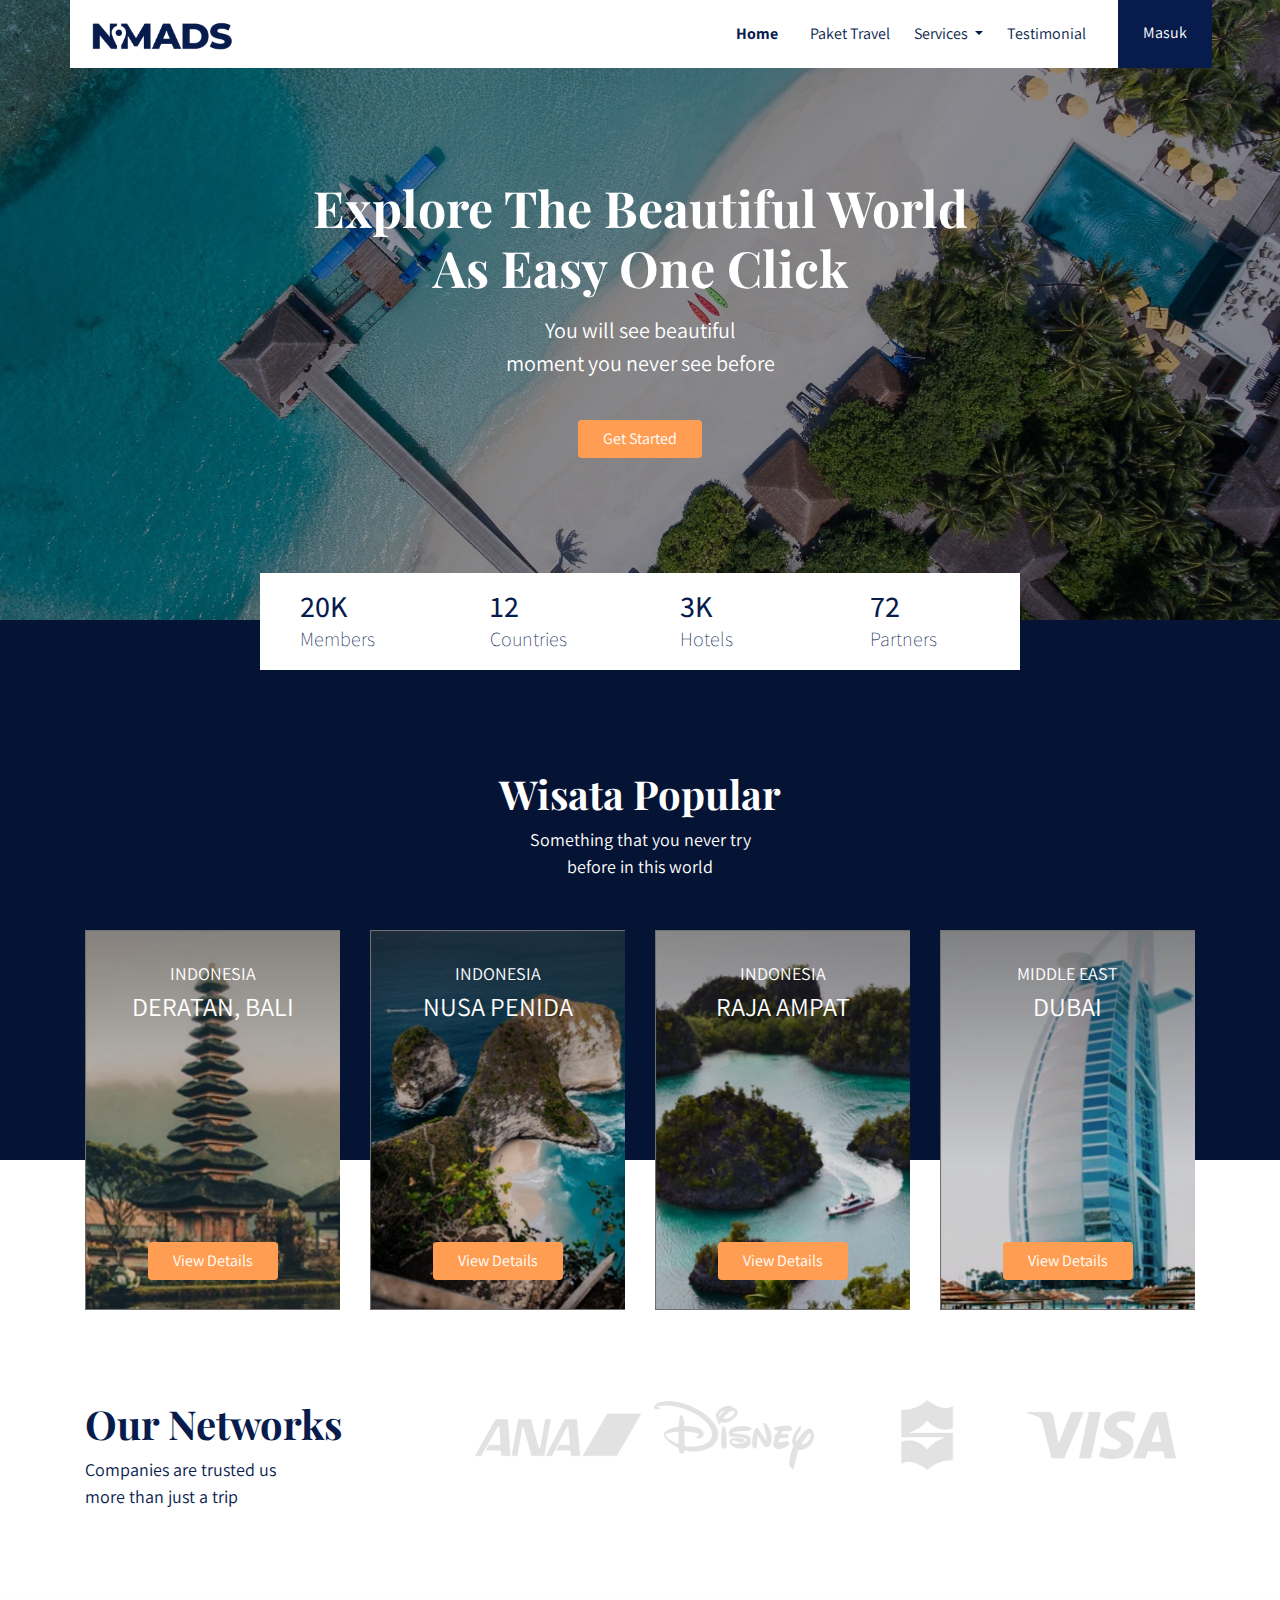
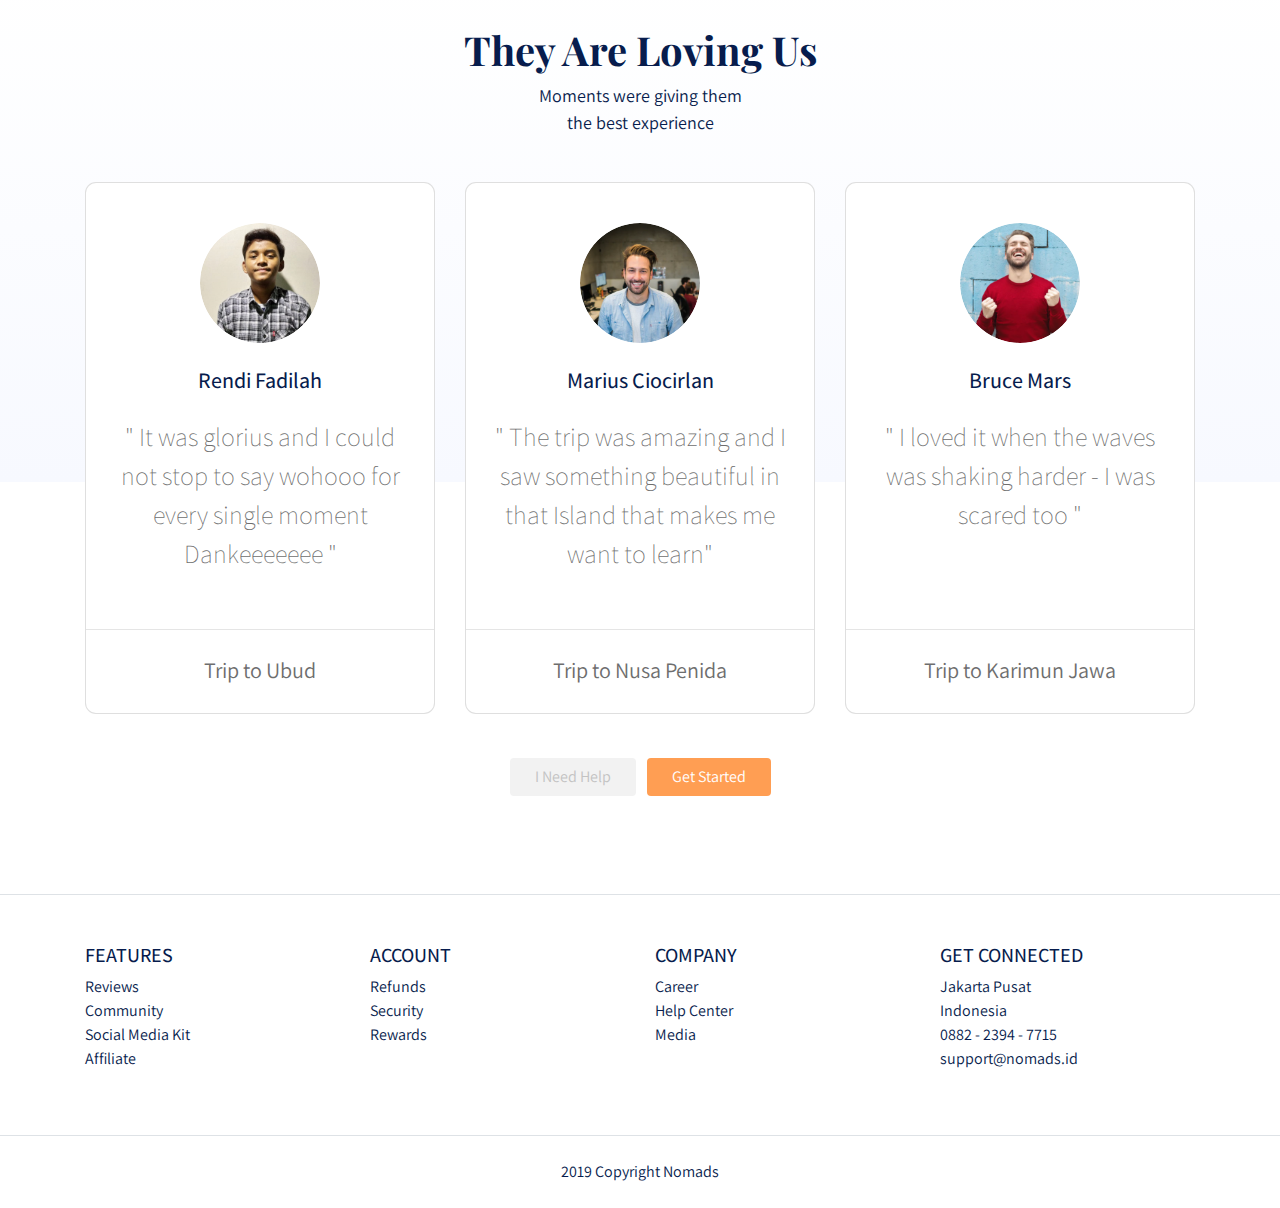
<file: index.html>
<!DOCTYPE html>
<html lang="en">
<head>
    <meta charset="UTF-8">
    <meta name="viewport" content="width=device-width, initial-scale=1.0">
    <meta http-equiv="X-UA-Compatible" content="ie=edge">
    <title>Home Page</title>
    <link rel="stylesheet" href="frontend/libraries/bootstrap/css/bootstrap.css">
    <link href="https://fonts.googleapis.com/css?family=Assistant:200,300,400,600,700,800|Playfair+Display:400,400i,500,500i,600,600i,700,700i,800,800i,900,900i&display=swap" rel="stylesheet">
    <link rel="stylesheet" href="frontend/styles/main.css">
</head>
<body>

    <!--Navbar-->
    <div class="container">
        <nav class="row navbar navbar-expand-lg navbar-light bg-white">
            <a href="#" class="navbar-brand">
                <img src="frontend/images/logo.png" alt="Logo NOMADS" />
            </a>
            <button class="navbar-toggler navbar-toggler-right"
            type="button"
            data-toggle="collapse"
            data-target="#navb"
            >
                <span class="navbar-toggler-icon"></span>
            </button>

            <div class="collapse navbar-collapse" id="navb">
                <ul class="navbar-nav ml-auto mr-3">
                    <li class="nav-item mx-md-2">
                        <a href="#" class="nav-link active">Home</a>
                    </li>
                    <li class="nav-item mx-md-2">
                        <a href="#" class="nav-link">Paket Travel</a>
                    </li>
                    <li class="nav-item dropdown">
                        <a href="#" class="nav-link dropdown-toggle" id="navbardrop" data-toggle="dropdown">
                            Services
                        </a>
                        <div class="dropdown-menu">
                            <a href="#" class="dropdown-item">Paket 1</a>
                            <a href="#" class="dropdown-item">Paket 2</a>
                            <a href="#" class="dropdown-item">Paket 3</a>
                        </div>
                    </li>
                    <li class="nav-item mx-md-2">
                        <a href="#" class="nav-link">Testimonial</a>
                    </li>
                </ul>
                 <!--Mobile Button-->
                 <form class="form-inline d-sm-block d-md-none">
                    <button class="btn btn-login my-2 my-sm-0">
                        Masuk
                    </button>
                </form>

                <!--Desktop Button-->
                <form class="form-inline my-2 my-lg-0 d-none d-md-block">
                    <button class="btn btn-login btn-navbar-right my-2 my-sm-0 px-4">
                        Masuk
                    </button>
                </form>
            </div>
        </nav>
    </div>


    <!-- Header -->
    <header class="text-center">
        <h1>
            Explore The Beautiful World
            <br>
            As Easy One Click
        </h1>
        <p class="mt-3">
            You will see beautiful
            <br/>
            moment you never see before
        </p>
        <a href="#" class="btn btn-get-started px-4 mt-4">
            Get Started
        </a>
    </header>


    <main>  
        <div class="container">
            <section class="section-stats row justify-content-center" id="stats">
                <div class="col-3 col-md-2 stats-detail">
                    <h2>20K</h2>
                    <p>Members</p>
                </div>
                <div class="col-3 col-md-2 stats-detail">
                    <h2>12</h2>
                    <p>Countries</p>
                </div>
                <div class="col-3 col-md-2 stats-detail">
                    <h2>3K</h2>
                    <p>Hotels</p>
                </div>
                <div class="col-3 col-md-2 stats-detail">
                    <h2>72</h2>
                    <p>Partners</p>
                </div>
            </section>
        </div>

        <section class="section-popular" id="popular">
            <div class="container">
                <div class="row">
                    <div class="col text-center section-popular-heading">
                        <h2>Wisata Popular</h2>
                        <p>
                            Something that you never try
                            <br/>
                            before in this world
                        </p>
                    </div>
                </div>
            </div>
        </section>

        <section class="section-popular-content" id="popularContent">
            <div class="container">
                <div class="section-popular-travel row justify-content-center">
                    <div class="col-sm-6 col-md-4 col-lg-3">
                        <div class="card-travel text-center d-flex flex-column" 
                        style="background-image: url('frontend/images/popular1.jpg')">
                            <div class="travel-country">INDONESIA</div>
                            <div class="travel-location">DERATAN, BALI</div>
                            <div class="travel-button mt-auto">
                                <a href="detail.html" class="btn btn-travel-details px-4">
                                    View Details
                                </a>
                            </div>
                        </div>
                    </div>
                    <div class="col-sm-6 col-md-4 col-lg-3">
                        <div class="card-travel text-center d-flex flex-column" 
                        style="background-image: url('frontend/images/popular2.jpg')">
                            <div class="travel-country">INDONESIA</div>
                            <div class="travel-location">NUSA PENIDA</div>
                            <div class="travel-button mt-auto">
                                <a href="detail.html" class="btn btn-travel-details px-4">
                                    View Details
                                </a>
                            </div>
                        </div>
                    </div>
                    <div class="col-sm-6 col-md-4 col-lg-3">
                        <div class="card-travel text-center d-flex flex-column" 
                        style="background-image: url('frontend/images/popular3.jpg')">
                            <div class="travel-country">INDONESIA</div>
                            <div class="travel-location">RAJA AMPAT</div>
                            <div class="travel-button mt-auto">
                                <a href="detail.html" class="btn btn-travel-details px-4">
                                    View Details
                                </a>
                            </div>
                        </div>
                    </div>
                    <div class="col-sm-6 col-md-4 col-lg-3">
                        <div class="card-travel text-center d-flex flex-column" 
                        style="background-image: url('frontend/images/popular4.jpg')">
                            <div class="travel-country">MIDDLE EAST</div>
                            <div class="travel-location">DUBAI</div>
                            <div class="travel-button mt-auto">
                                <a href="detail.html" class="btn btn-travel-details px-4">
                                    View Details
                                </a>
                            </div>
                        </div>
                    </div>
                </div>
            </div>
        </section>

        <section class="section-networks" id="networks">
            <div class="container">
                <div class="row">
                    <div class="col-md-4">
                        <h2>Our Networks</h2>
                        <p>
                            Companies are trusted us
                            <br/>
                            more than just a trip
                        </p>
                    </div>
                    <div class="col-md-8 text-center">
                        <img src="frontend/images/partner.png"  alt="" class="img-partner">
                    </div>
                </div>
            </div>
        </section>

        <section class="section-testimonial-heading" id="testimonialHeading">
            <div class="container">
                <div class="row">
                    <div class="col text-center">
                        <h2>They Are Loving Us</h2>
                        <p>
                            Moments were giving them
                            <br/>
                            the best experience
                        </p>
                    </div>
                </div>
            </div>
        </section>

        <section class="section section-testimonial-content" id="testimonialContent">
            <div class="container">
                <div class="section-popular-travel row justify-content-center">
                    <div class="col-sm-6 col-md-6 col-lg-4">
                        <div class="card card-testimonial text-center">
                            <div class="testimonial-content">
                                <img src="frontend/images/testimonial-1.png" alt="User"
                                class="mb-4 rounded-circle">
                                <h3 class="mb-4">Rendi Fadilah</h3>
                                <p class="testimonial">
                                    " It was glorius and I could not stop to 
                                    say wohooo for
                                    every single moment Dankeeeeeee "
                                </p>
                            </div>
                            <hr/>
                            <p class="trip-to mt-2">
                                Trip to Ubud
                            </p>
                        </div>
                    </div>
                    <div class="col-sm-6 col-md-6 col-lg-4">
                        <div class="card card-testimonial text-center">
                            <div class="testimonial-content">
                                <img src="frontend/images/testimonial-2.png" alt="User"
                                class="mb-4 rounded-circle">
                                <h3 class="mb-4">Marius Ciocirlan</h3>
                                <p class="testimonial">
                                        " The trip was amazing and
                                        I saw something beautiful in
                                        that Island that makes me
                                        want to learn"
                                </p>
                            </div>
                            <hr/>
                            <p class="trip-to mt-2">
                                Trip to Nusa Penida
                            </p>
                        </div>
                    </div>
                    <div class="col-sm-6 col-md-6 col-lg-4">
                        <div class="card card-testimonial text-center">
                            <div class="testimonial-content">
                                <img src="frontend/images/testimonial-3.png" alt="User"
                                class="mb-4 rounded-circle">
                                <h3 class="mb-4">Bruce Mars</h3>
                                <p class="testimonial">
                                        " I loved it when the waves
                                        was shaking harder - I was
                                        scared too "
                                </p>
                            </div>
                            <hr/>
                            <p class="trip-to mt-2">
                                Trip to Karimun Jawa
                            </p>
                        </div>
                    </div>
                </div>

                <div class="row">
                    <div class="col-12 text-center">
                        <a href="#" class="btn btn-need-help px-4 mt-4 mx-1">
                            I Need Help
                        </a>
                        <a href="#" class="btn btn-get-started px-4 mt-4 mx-1">
                            Get Started
                        </a>
                    </div>
                </div>
            </div>
        </section>
    </main>

    <footer class="section-footer mt-5 mb-4 border-top">
        <div class="container pt-5 pb-5">
            <div class="row justify-content-center">
                <div class="col-12">
                    <div class="row">
                        <div class="col-12 col-lg-3">
                            <h5>FEATURES</h5>
                            <ul class="list-unstyled">
                                <li><a href="#"></a>Reviews</li>
                                <li><a href="#"></a>Community</li>
                                <li><a href="#"></a>Social Media Kit</li>
                                <li><a href="#"></a>Affiliate</li>
                            </ul>
                        </div>
                        <div class="col-12 col-lg-3">
                            <h5>ACCOUNT</h5>
                            <ul class="list-unstyled">
                                <li><a href="#"></a>Refunds</li>
                                <li><a href="#"></a>Security</li>
                                <li><a href="#"></a>Rewards</li>
                            </ul>
                        </div>
                        <div class="col-12 col-lg-3">
                            <h5>COMPANY</h5>
                            <ul class="list-unstyled">
                                <li><a href="#"></a>Career</li>
                                <li><a href="#"></a>Help Center</li>
                                <li><a href="#"></a>Media</li>
                            </ul>
                        </div>
                        <div class="col-12 col-lg-3">
                            <h5>GET CONNECTED</h5>
                            <ul class="list-unstyled">
                                <li><a href="#"></a>Jakarta Pusat</li>
                                <li><a href="#"></a>Indonesia</li>
                                <li><a href="#"></a>0882 - 2394 - 7715</li>
                                <li><a href="#"></a>support@nomads.id</li>
                            </ul>
                        </div>
                    </div>
                </div>
            </div>
        </div>

        <div class="container-fluid">
            <div class="row border-top justify-content-center align-items-center pt-4">
                <div class="col-auto text-gray-500 font-weigh-light">
                    2019 Copyright Nomads
                </div>
            </div>
        </div>
    </footer>



    <script src="frontend/libraries/jquery/jquery-3.4.1.min.js"></script>
    <script src="frontend/libraries/bootstrap/js/bootstrap.js"></script>
    <script src="frontend/libraries/retina/retina.min.js"></script>
</body>
</html>
</file>
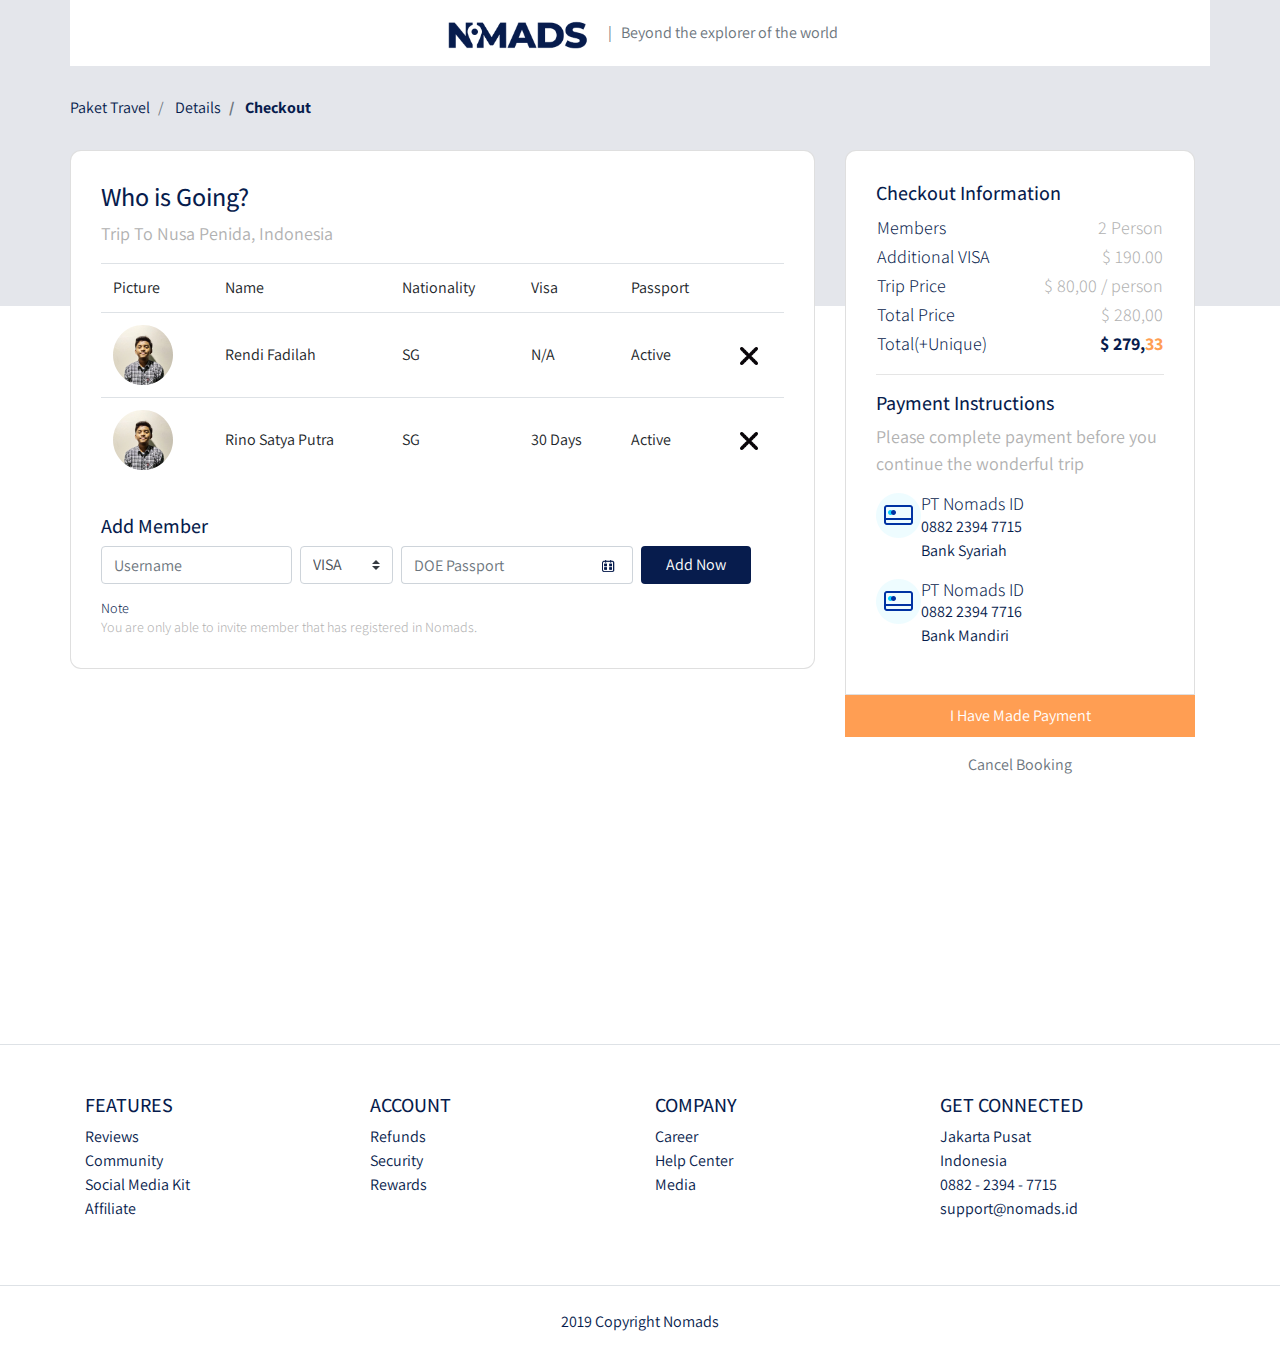
<file: checkout.html>
<!DOCTYPE html>
<html lang="en">
<head>
    <meta charset="UTF-8">
    <meta name="viewport" content="width=device-width, initial-scale=1.0">
    <meta http-equiv="X-UA-Compatible" content="ie=edge">
    <title>Checkout</title>
    <link rel="stylesheet" href="frontend/libraries/bootstrap/css/bootstrap.css">
    <link rel="stylesheet" href="frontend/libraries/xzoom/xzoom.css">
    <link rel="stylesheet" href="frontend/libraries/gijgo/css/gijgo.min.css">
    <link href="https://fonts.googleapis.com/css?family=Assistant:200,300,400,600,700,800|Playfair+Display:400,400i,500,500i,600,600i,700,700i,800,800i,900,900i&display=swap" rel="stylesheet">
    <link rel="stylesheet" href="frontend/styles/main.css">
</head>
<body>

    <!--Navbar-->
    <div class="container">
        <nav class="row navbar navbar-expand-lg navbar-light bg-white">
           <div class="navbar-nav ml-auto mr-auto mr-sm-auto mr-lg-0 mr-md-auto">
               <a href="index.html" class="navbar-brand">
                   <img src="frontend/images/logo.png" alt="">
               </a>
           </div>
           <ul class="navbar-nav mr-auto d-none d-lg-block">
               <li>
                   <span class="text-muted">
                    | &nbsp; Beyond the explorer of the world
                   </span>
               </li>
           </ul>
        </nav>
    </div>



    <main>
        <section class="section-details-header"></section>
            <section class="section-details-content">
                <div class="container">
                    <div class="row">
                        <div class="col p-0">
                            <nav>
                                <ol class="breadcrumb">
                                    <li class="breadcrumb-item">
                                        Paket Travel
                                    </li>
                                    <li class="breadcrumb-item">
                                        Details
                                    </li>
                                    <li class="breadcrumb-item active">
                                        Checkout
                                    </li>
                                </ol>
                            </nav>
                        </div>
                    </div>
                    <div class="row">
                        <div class="col-lg-8 pl-lg-0">
                            <div class="card card-details">
                                <h1>Who is Going?</h1>
                                <p>
                                    Trip To Nusa Penida, Indonesia
                                </p>
                                <div class="attendee">
                                    <table class="table table-responsive-sm-text-center">
                                        <thead>
                                            <tr>
                                                <td>Picture</td>
                                                <td>Name</td>
                                                <td>Nationality</td>
                                                <td>Visa</td>
                                                <td>Passport</td>
                                                <td></td>
                                            </tr>
                                        </thead>
                                        <tbody>
                                            <tr>
                                                <td>
                                                    <img src="frontend/images/avatar-1.png" height="60" alt="">
                                                </td>
                                                <td class="align-middle">
                                                    Rendi Fadilah
                                                </td>
                                                <td class="align-middle">
                                                    SG
                                                </td>
                                                <td class="align-middle">
                                                    N/A
                                                </td>
                                                <td class="align-middle">
                                                    Active
                                                </td>
                                                <td class="align-middle">
                                                    <a href="#">
                                                        <img src="frontend/images/delete.png" height="18" alt="">
                                                    </a>
                                                </td>
                                            </tr>
                                            <tr>
                                                <td>
                                                    <img src="frontend/images/avatar-1.png" height="60" alt="">
                                                </td>
                                                <td class="align-middle">
                                                    Rino Satya Putra
                                                </td>
                                                <td class="align-middle">
                                                    SG
                                                </td>
                                                <td class="align-middle">
                                                    30 Days
                                                </td>
                                                <td class="align-middle">
                                                    Active
                                                </td>
                                                <td class="align-middle">
                                                    <a href="#">
                                                        <img src="frontend/images/delete.png" height="18" alt="">
                                                    </a>
                                                </td>
                                            </tr>
                                        </tbody>
                                    </table>
                                </div>
                                <div class="member mt-3">
                                    <h2>Add Member</h2>
                                    <form class="form-inline">
                                        <label for="inputUsername" class="sr-only">Name</label>
                                        <input type="text" 
                                        name="inputUsername"
                                        class="form-control mb-2 mr-sm-2"
                                         id="inputUsername" 
                                         placeholder="Username"
                                         />
                                         <label for="inputVisa" class="sr-only">Visa</label>
                                         <select name="inputVisa" id="inputVisa" class="custom-select mb-2 mr-sm-2">
                                            <option value="VISA" selected>VISA</option>
                                            <option value="30 Days">30 Days</option>
                                            <option value="N/A">N/A</option>
                                         </select>

                                         <label for="doePassport" class="sr-only">DOE Passport</label>
                                         <div class="input-group mb-2 mr-sm-2">
                                             <input type="tex" class="form-control datepicker" id="doePassport" placeholder="DOE Passport">
                                         </div>

                                         <button type="submit" class="btn btn-add-now mb-2 px-4">Add Now</button>
                                    </form>

                                    <h3 class="mt-2 mb-0">Note</h3>
                                    <p class="disclaimer mb-0">
                                        You are only able to invite member that has registered in Nomads.
                                    </p>
                                </div>
                            </div>
                        </div>
                        <div class="col-lg-4">
                            <div class="card card-details card-right">
                                <h2>Checkout Information</h2>
                                <table class="trip-information">
                                    <tr>
                                        <th width="50%">Members</th>
                                        <td width="50%" class="text-right">
                                            2 Person
                                        </td>
                                    </tr>
                                    <tr>
                                        <th width="50%">Additional VISA</th>
                                        <td width="50%" class="text-right">
                                            $ 190.00
                                        </td>
                                    </tr>
                                    <tr>
                                        <th width="50%">Trip Price</th>
                                        <td width="50%" class="text-right">
                                            $ 80,00 / person
                                        </td>
                                    </tr>
                                    <tr>
                                        <th width="50%">Total Price</th>
                                        <td width="50%" class="text-right">
                                            $ 280,00
                                        </td>
                                    </tr>
                                    <tr>
                                        <th width="50%">Total(+Unique)</th>
                                        <td width="50%" class="text-right text-total">
                                            <span class="text-blue">$ 279,</span><span class="text-orange">33</span>
                                        </td>
                                    </tr>
                                </table>
                                <hr />
                                <h2>Payment Instructions</h2>
                                <p class="payment">  
                                    Please complete payment before you continue the wonderful trip
                                </p>

                                <div class="bank">
                                    <div class="bank-item pb-3">
                                        <img src="frontend/images/iconbank.png" class="bank-image" alt="">
                                        <div class="description">
                                            <h3>PT Nomads ID</h3>
                                            <p>
                                                0882 2394 7715
                                                <br>
                                                Bank Syariah
                                            </p>
                                        </div>

                                        <div class="clearfix"></div>
                                    </div>
                                    <div class="bank-item pb-3">
                                        <img src="frontend/images/iconbank.png" class="bank-image" alt="">
                                        <div class="description">
                                            <h3>PT Nomads ID</h3>
                                            <p>
                                                0882 2394 7716
                                                <br>
                                                Bank Mandiri 
                                            </p>
                                        </div>

                                        <div class="clearfix"></div>
                                    </div>
                                </div>
                            </div>
                            <div class="join-container">
                                <a href="success.html" class="btn btn-block btn-join-now mt-3 py-2">
                                    I Have Made Payment
                                </a>
                            </div>
                            <div class="text-center mt-3">
                                <a href="detail.html" class="text-muted">Cancel Booking</a>
                            </div>
                        </div>
                    </div>
                </div>
            </section>
        
    </main>

    <footer class="section-footer mt-5 mb-4 border-top">
        <div class="container pt-5 pb-5">
            <div class="row justify-content-center">
                <div class="col-12">
                    <div class="row">
                        <div class="col-12 col-lg-3">
                            <h5>FEATURES</h5>
                            <ul class="list-unstyled">
                                <li><a href="#"></a>Reviews</li>
                                <li><a href="#"></a>Community</li>
                                <li><a href="#"></a>Social Media Kit</li>
                                <li><a href="#"></a>Affiliate</li>
                            </ul>
                        </div>
                        <div class="col-12 col-lg-3">
                            <h5>ACCOUNT</h5>
                            <ul class="list-unstyled">
                                <li><a href="#"></a>Refunds</li>
                                <li><a href="#"></a>Security</li>
                                <li><a href="#"></a>Rewards</li>
                            </ul>
                        </div>
                        <div class="col-12 col-lg-3">
                            <h5>COMPANY</h5>
                            <ul class="list-unstyled">
                                <li><a href="#"></a>Career</li>
                                <li><a href="#"></a>Help Center</li>
                                <li><a href="#"></a>Media</li>
                            </ul>
                        </div>
                        <div class="col-12 col-lg-3">
                            <h5>GET CONNECTED</h5>
                            <ul class="list-unstyled">
                                <li><a href="#"></a>Jakarta Pusat</li>
                                <li><a href="#"></a>Indonesia</li>
                                <li><a href="#"></a>0882 - 2394 - 7715</li>
                                <li><a href="#"></a>support@nomads.id</li>
                            </ul>
                        </div>
                    </div>
                </div>
            </div>
        </div>

        <div class="container-fluid">
            <div class="row border-top justify-content-center align-items-center pt-4">
                <div class="col-auto text-gray-500 font-weigh-light">
                    2019 Copyright Nomads
                </div>
            </div>
        </div>
    </footer>



    <script src="frontend/libraries/jquery/jquery-3.4.1.min.js"></script>
    <script src="frontend/libraries/bootstrap/js/bootstrap.js"></script>
    <script src="frontend/libraries/retina/retina.min.js"></script>
    <script src="frontend/libraries/xzoom/xzoom.min.js"></script>
    <script src="frontend/libraries/gijgo/js/gijgo.min.js"></script>

    <script>
        $(document).ready(function(){
            $('.xzoom, .xzoom-gallery').xzoom({
                zoomWidth: 500,
                title: false,
                tint: '#333',
                xoffset: 15
            });

            $('.datepicker').datepicker({
                uiLibrary: 'bootstrap4',
                icons: {
                    rightIcon: '<img src="frontend/images/ic_doe.png" />'
                }
            })
        });
    </script>
</body>
</html>
</file>
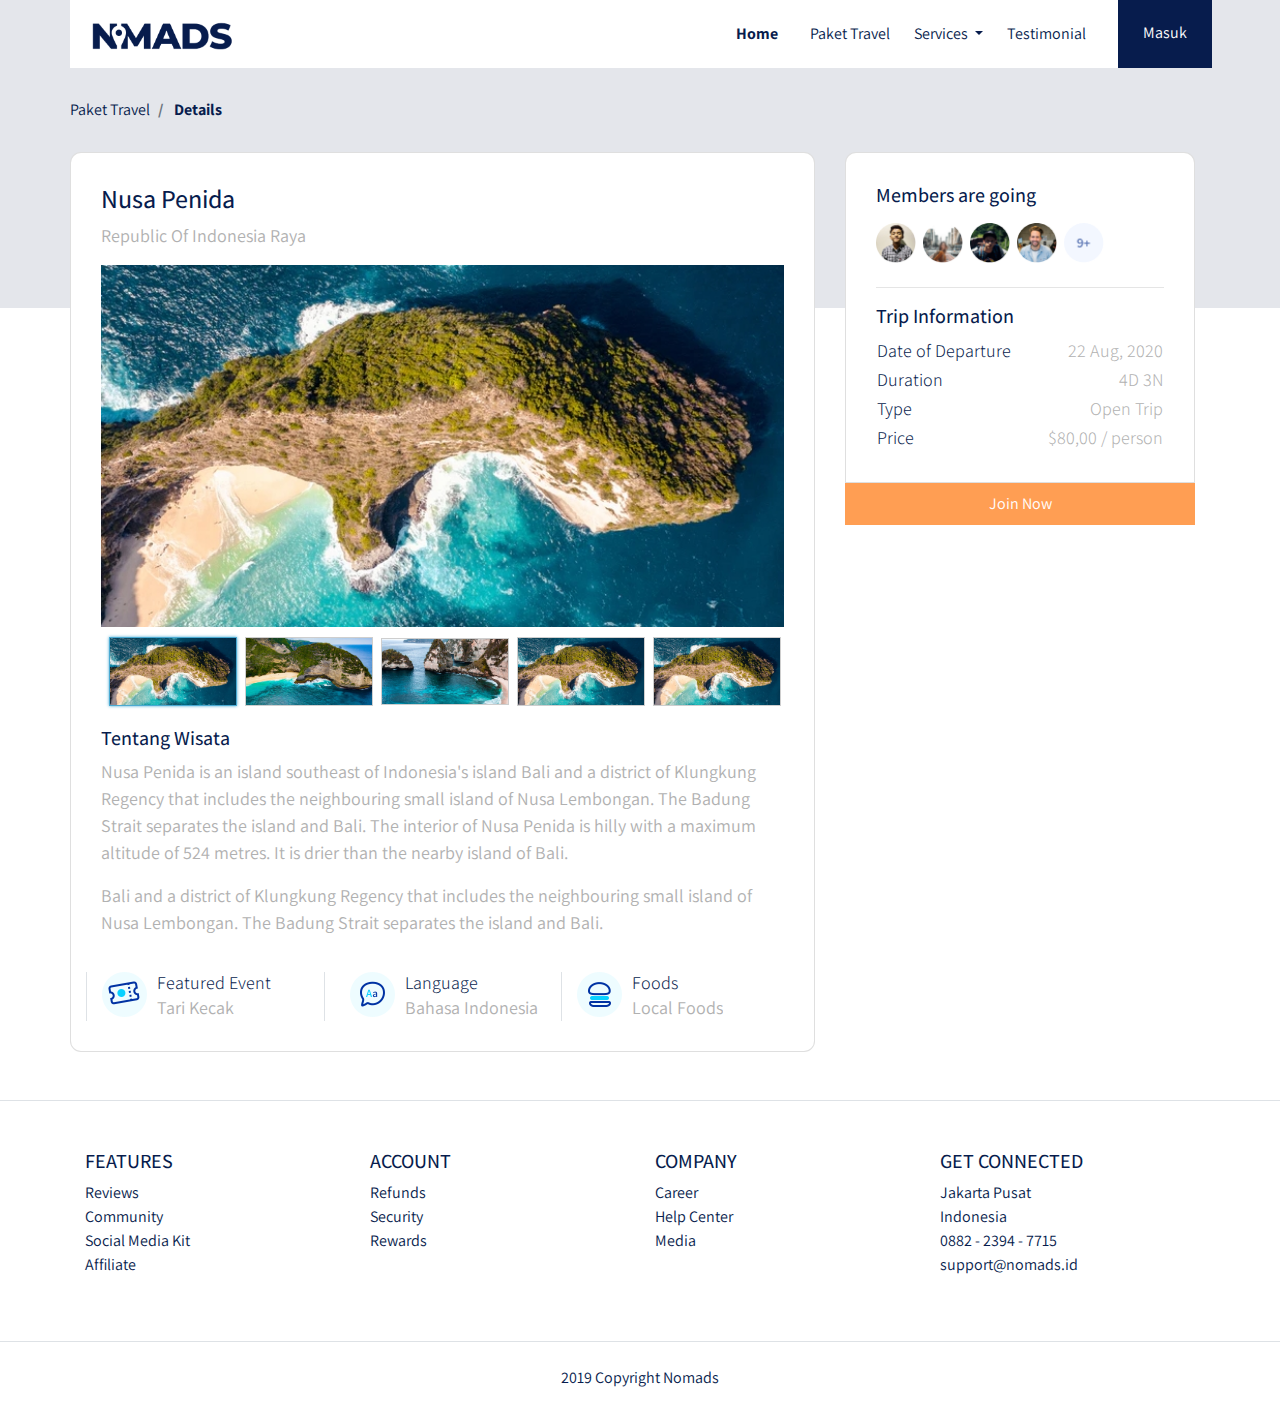
<file: detail.html>
<!DOCTYPE html>
<html lang="en">
<head>
    <meta charset="UTF-8">
    <meta name="viewport" content="width=device-width, initial-scale=1.0">
    <meta http-equiv="X-UA-Compatible" content="ie=edge">
    <title>Details</title>
    <link rel="stylesheet" href="frontend/libraries/bootstrap/css/bootstrap.css">
    <link rel="stylesheet" href="frontend/libraries/xzoom/xzoom.css">
    <link href="https://fonts.googleapis.com/css?family=Assistant:200,300,400,600,700,800|Playfair+Display:400,400i,500,500i,600,600i,700,700i,800,800i,900,900i&display=swap" rel="stylesheet">
    <link rel="stylesheet" href="frontend/styles/main.css">
</head>
<body>

    <!--Navbar-->
    <div class="container">
        <nav class="row navbar navbar-expand-lg navbar-light bg-white">
            <a href="#" class="navbar-brand">
                <img src="frontend/images/logo.png" alt="Logo NOMADS" />
            </a>
            <button class="navbar-toggler navbar-toggler-right"
            type="button"
            data-toggle="collapse"
            data-target="#navb"
            >
                <span class="navbar-toggler-icon"></span>
            </button>

            <div class="collapse navbar-collapse" id="navb">
                <ul class="navbar-nav ml-auto mr-3">
                    <li class="nav-item mx-md-2">
                        <a href="#" class="nav-link active">Home</a>
                    </li>
                    <li class="nav-item mx-md-2">
                        <a href="#" class="nav-link">Paket Travel</a>
                    </li>
                    <li class="nav-item dropdown">
                        <a href="#" class="nav-link dropdown-toggle" id="navbardrop" data-toggle="dropdown">
                            Services
                        </a>
                        <div class="dropdown-menu">
                            <a href="#" class="dropdown-item">Paket 1</a>
                            <a href="#" class="dropdown-item">Paket 2</a>
                            <a href="#" class="dropdown-item">Paket 3</a>
                        </div>
                    </li>
                    <li class="nav-item mx-md-2">
                        <a href="#" class="nav-link">Testimonial</a>
                    </li>
                </ul>
                 <!--Mobile Button-->
                 <form class="form-inline d-sm-block d-md-none">
                    <button class="btn btn-login my-2 my-sm-0">
                        Masuk
                    </button>
                </form>

                <!--Desktop Button-->
                <form class="form-inline my-2 my-lg-0 d-none d-md-block">
                    <button class="btn btn-login btn-navbar-right my-2 my-sm-0 px-4">
                        Masuk
                    </button>
                </form>
            </div>
        </nav>
    </div>


    <main>
        <section class="section-details-header"></section>
            <section class="section-details-content">
                <div class="container">
                    <div class="row">
                        <div class="col p-0">
                            <nav>
                                <ol class="breadcrumb">
                                    <li class="breadcrumb-item">
                                        Paket Travel
                                    </li>
                                    <li class="breadcrumb-item active">
                                        Details
                                    </li>
                                </ol>
                            </nav>
                        </div>
                    </div>
                    <div class="row">
                        <div class="col-lg-8 pl-lg-0">
                            <div class="card card-details">
                                <h1>Nusa Penida</h1>
                                <p>
                                    Republic Of Indonesia Raya
                                </p>

                                <div class="gallery">
                                    <div class="xzoom-container">
                                        <img src="frontend/images/img-details-1.jpg" class="xzoom" id="xzoom-default" xoriginal="frontend/images/img-details-1 .jpg">
                                    </div>
                                    <div class="xzoom-thumbs">
                                        <a href="frontend/images/img-details-1.jpg">
                                            <img src="frontend/images/img-details-1.jpg" alt="" class="xzoom-gallery" width="128px" xpreview="frontend/images/img-details-1.jpg">
                                        </a>
                                        <a href="frontend/images/img-details-4.jpg">
                                            <img src="frontend/images/img-details-4.jpg" alt="" class="xzoom-gallery" width="128px" xpreview="frontend/images/img-details-4.jpg">
                                        </a>
                                        <a href="frontend/images/img-details-3.jpg">
                                            <img src="frontend/images/img-details-3.jpg" alt="" class="xzoom-gallery" width="128px" xpreview="frontend/images/img-details-3.jpg">
                                        </a>
                                        <a href="frontend/images/img-details-1.jpg">
                                            <img src="frontend/images/img-details-1.jpg" alt="" class="xzoom-gallery" width="128px" xpreview="frontend/images/img-details-1.jpg">
                                        </a>
                                        <a href="frontend/images/img-details-1.jpg">
                                            <img src="frontend/images/img-details-1.jpg" alt="" class="xzoom-gallery" width="128px" xpreview="frontend/images/img-details-1.jpg">
                                        </a>
                                      
                                       
                                    </div>
                                </div>

                                <h2>Tentang Wisata</h2>
                                <p>
                                    Nusa Penida is an island southeast of Indonesia's island Bali and a district of Klungkung 
                                    Regency that includes the neighbouring small island of Nusa Lembongan. The Badung 
                                    Strait separates the island and Bali. The interior of Nusa Penida is hilly with a maximum 
                                    altitude of 524 metres. It is drier than the nearby island of Bali.
                                </p>
                                <p>
                                    Bali and a district of Klungkung Regency that includes the neighbouring small island of Nusa Lembongan. The Badung Strait separates the island and Bali. 
                                </p>
                                
                                <div class="features row">
                                    <div class="col-md-4 border-left">
                                        <img src="frontend/images/icon_event.png" alt="" class="features-image">
                                        <div class="description">
                                            <h3>Featured Event</h3>
                                            <p>Tari Kecak</p>
                                        </div>
                                    </div>
                                    <div class="col-md-4 border-left">
                                        <div class="description">
                                        <img src="frontend/images/icon_bahasa.png" alt="" class="features-image"> 
                                        <div class="description">
                                            <h3>Language</h3>
                                            <p>Bahasa Indonesia</p>
                                        </div>
                                    </div>
                                    </div>
                                    <div class="col-md-4 border-left">
                                        <img src="frontend/images/icon_foods.png" alt="" class="features-image">
                                        <div class="description">
                                            <h3>Foods</h3>
                                            <p>Local Foods</p>
                                        </div>
                                    </div>
                                </div>
                            </div>
                        </div>
                        <div class="col-lg-4">
                            <div class="card card-details card-right">
                                <h2>Members are going</h2>
                                <div class="members my-2">
                                    <img src="frontend/images/member-1.png" alt="" class="members-image mr-1">
                                    <img src="frontend/images/member-2.png" alt="" class="members-image mr-1">
                                    <img src="frontend/images/member-3.png" alt="" class="members-image mr-1">
                                    <img src="frontend/images/member-4.png" alt="" class="members-image mr-1">
                                    <img src="frontend/images/member-5.png" alt="" class="members-image mr-1">
                                </div>
                                <hr>

                                <h2>Trip Information</h2>
                                <table class="trip-information">
                                    <tr>
                                        <th width="50%">Date of Departure</th>
                                        <td width="50%" class="text-right">
                                            22 Aug, 2020
                                        </td>
                                    </tr>
                                    <tr>
                                        <th width="50%">Duration</th>
                                        <td width="50%" class="text-right">
                                            4D 3N
                                        </td>
                                    </tr>
                                    <tr>
                                        <th width="50%">Type</th>
                                        <td width="50%" class="text-right">
                                            Open Trip
                                        </td>
                                    </tr>
                                    <tr>
                                        <th width="50%">Price</th>
                                        <td width="50%" class="text-right">
                                            $80,00 / person
                                        </td>
                                    </tr>
                                </table>
                            </div>
                            <div class="join-container">
                                <a href="checkout.html" class="btn btn-block btn-join-now mt-3 py-2">
                                    Join Now
                                </a>
                            </div>
                        </div>
                    </div>
                </div>
            </section>
        
    </main>

    <footer class="section-footer mt-5 mb-4 border-top">
        <div class="container pt-5 pb-5">
            <div class="row justify-content-center">
                <div class="col-12">
                    <div class="row">
                        <div class="col-12 col-lg-3">
                            <h5>FEATURES</h5>
                            <ul class="list-unstyled">
                                <li><a href="#"></a>Reviews</li>
                                <li><a href="#"></a>Community</li>
                                <li><a href="#"></a>Social Media Kit</li>
                                <li><a href="#"></a>Affiliate</li>
                            </ul>
                        </div>
                        <div class="col-12 col-lg-3">
                            <h5>ACCOUNT</h5>
                            <ul class="list-unstyled">
                                <li><a href="#"></a>Refunds</li>
                                <li><a href="#"></a>Security</li>
                                <li><a href="#"></a>Rewards</li>
                            </ul>
                        </div>
                        <div class="col-12 col-lg-3">
                            <h5>COMPANY</h5>
                            <ul class="list-unstyled">
                                <li><a href="#"></a>Career</li>
                                <li><a href="#"></a>Help Center</li>
                                <li><a href="#"></a>Media</li>
                            </ul>
                        </div>
                        <div class="col-12 col-lg-3">
                            <h5>GET CONNECTED</h5>
                            <ul class="list-unstyled">
                                <li><a href="#"></a>Jakarta Pusat</li>
                                <li><a href="#"></a>Indonesia</li>
                                <li><a href="#"></a>0882 - 2394 - 7715</li>
                                <li><a href="#"></a>support@nomads.id</li>
                            </ul>
                        </div>
                    </div>
                </div>
            </div>
        </div>

        <div class="container-fluid">
            <div class="row border-top justify-content-center align-items-center pt-4">
                <div class="col-auto text-gray-500 font-weigh-light">
                    2019 Copyright Nomads
                </div>
            </div>
        </div>
    </footer>



    <script src="frontend/libraries/jquery/jquery-3.4.1.min.js"></script>
    <script src="frontend/libraries/bootstrap/js/bootstrap.js"></script>
    <script src="frontend/libraries/retina/retina.min.js"></script>
    <script src="frontend/libraries/xzoom/xzoom.min.js"></script>

    <script>
        $(document).ready(function(){
            $('.xzoom, .xzoom-gallery').xzoom({
                zoomWidth: 500,
                title: false,
                tint: '#333',
                xoffset: 15
            });
        });
    </script>
</body>
</html>
</file>
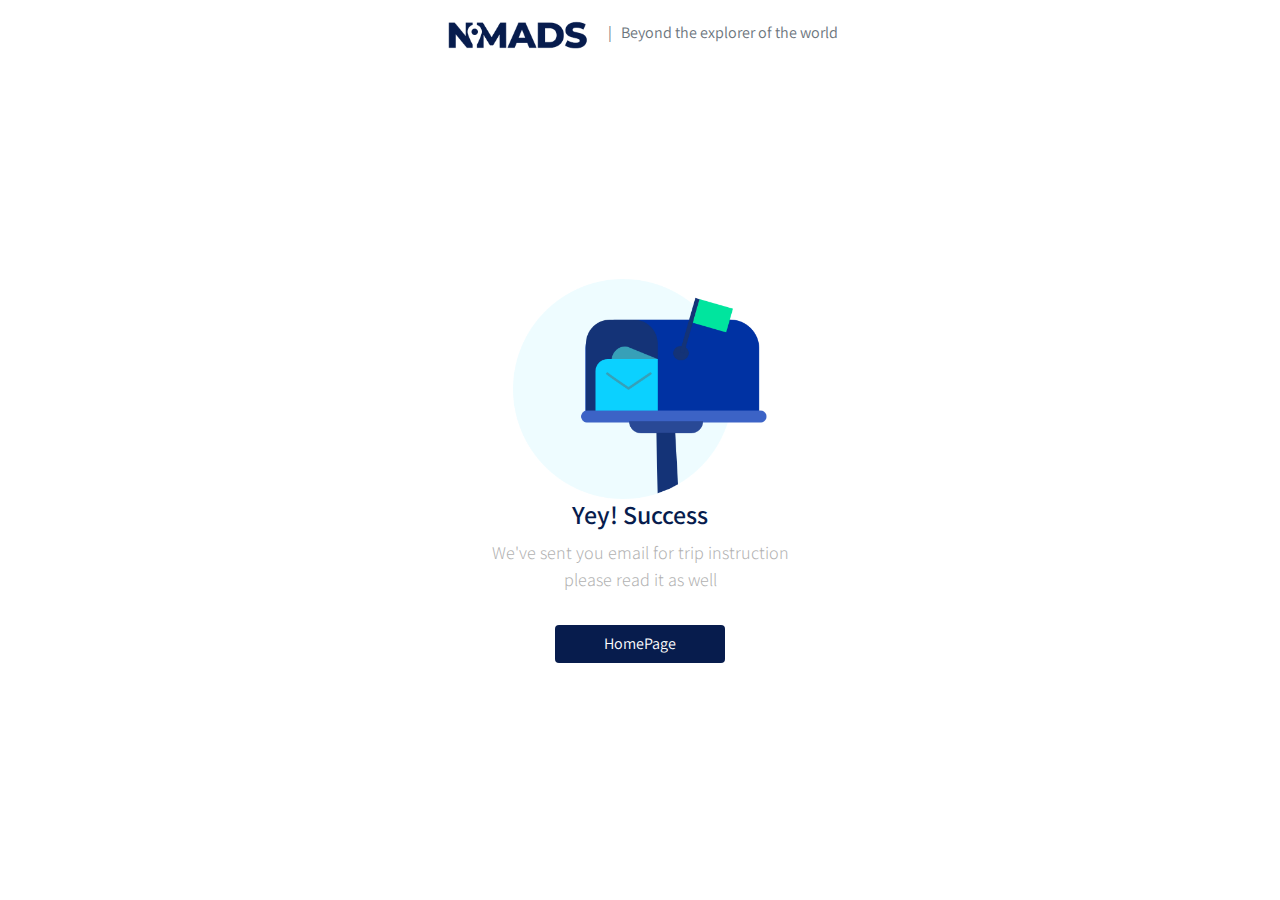
<file: success.html>
<!DOCTYPE html>
<html lang="en">
<head>
    <meta charset="UTF-8">
    <meta name="viewport" content="width=device-width, initial-scale=1.0">
    <meta http-equiv="X-UA-Compatible" content="ie=edge">
    <title>Checkout</title>
    <link rel="stylesheet" href="frontend/libraries/bootstrap/css/bootstrap.css">
    <link rel="stylesheet" href="frontend/libraries/xzoom/xzoom.css">
    <link rel="stylesheet" href="frontend/libraries/gijgo/css/gijgo.min.css">
    <link href="https://fonts.googleapis.com/css?family=Assistant:200,300,400,600,700,800|Playfair+Display:400,400i,500,500i,600,600i,700,700i,800,800i,900,900i&display=swap" rel="stylesheet">
    <link rel="stylesheet" href="frontend/styles/main.css">
</head>
<body>

    <!--Navbar-->
    <div class="container">
        <nav class="row navbar navbar-expand-lg navbar-light bg-white">
           <div class="navbar-nav ml-auto mr-auto mr-sm-auto mr-lg-0 mr-md-auto">
               <a href="index.html" class="navbar-brand">
                   <img src="frontend/images/logo.png" alt="">
               </a>
           </div>
           <ul class="navbar-nav mr-auto d-none d-lg-block">
               <li>
                   <span class="text-muted">
                    | &nbsp; Beyond the explorer of the world
                   </span>
               </li>
           </ul>
        </nav>
    </div>



    <main>
        <div class="section-success d-flex align-items-center">
            <div class="col text-center">

                <img src="frontend/images/ic_mail.png" alt="">
                <h1>Yey! Success </h1>

                <p>
                    We've sent you email for trip instruction
                    <br />
                    please read it as well
                </p>

                <a href="index.html" class="btn btn-homepage mt-3 px-5">
                    HomePage
                </a>
            </div>
        </div>
    </main>



    <script src="frontend/libraries/jquery/jquery-3.4.1.min.js"></script>
    <script src="frontend/libraries/bootstrap/js/bootstrap.js"></script>
    <script src="frontend/libraries/retina/retina.min.js"></script>
    <script src="frontend/libraries/xzoom/xzoom.min.js"></script>
    <script src="frontend/libraries/gijgo/js/gijgo.min.js"></script>

    <script>
        $(document).ready(function(){
            $('.xzoom, .xzoom-gallery').xzoom({
                zoomWidth: 500,
                title: false,
                tint: '#333',
                xoffset: 15
            });

            $('.datepicker').datepicker({
                uiLibrary: 'bootstrap4',
                icons: {
                    rightIcon: '<img src="frontend/images/ic_doe.png" />'
                }
            })
        });
    </script>
</body>
</html>
</file>
<file: frontend/styles/main.css>
body {
  background-color: #ffffff;
  font-family: 'Assistant', sans-serif;
  color: #071C4D;
}

.navbar-brand img {
  max-height: 40px;
}

.navbar-light .navbar-nav .nav-link {
  color: #071C4D;
}

.navbar-light .navbar-nav .nav-link.active {
  font-weight: bold;
  color: #071C4D;
}

.btn-navbar-right {
  margin-top: -10px !important;
  margin-bottom: -8px !important;
  margin-right: -18px !important;
  height: 70px;
  border-radius: 0;
}

.btn-login {
  background-color: #071C4D;
  color: #fff;
}

.btn-login:hover {
  background-color: #1E3771;
  color: #fff;
}

header {
  padding: 180px 0 165px;
  margin-top: -70px;
  background-image: url("../images/header.jpg");
  background-size: cover;
}

header h1, header p {
  color: #fff;
}

header h1 {
  font-family: 'Playfair Display', serif;
  font-weight: bold;
  font-size: 50px;
}

header p {
  font-size: 22px;
}

header .btn-get-started {
  background-color: #FF9E53;
  color: #fff;
}

header .btn-get-started:hover {
  background-color: #FFAA69;
  color: #fff;
}

.section-stats {
  margin-top: -50px;
}

.section-stats .stats-detail {
  padding-top: 15px;
  background-color: #fff;
  padding-left: 40px;
}

.section-stats h2 {
  font-size: 30px;
  margin-bottom: 0;
}

.section-stats p {
  font-size: 20px;
  font-weight: lighter;
}

.section-popular {
  min-height: 540px;
  background-color: #051334;
  margin-top: -50px;
  margin-bottom: -230px;
}

.section-popular .section-popular-heading {
  margin-top: 150px;
}

.section-popular .section-popular-heading h2, .section-popular .section-popular-heading p {
  color: #fff;
}

.section-popular .section-popular-heading h2 {
  font-family: 'Playfair Display', serif;
  font-weight: bold;
  font-size: 40px;
}

.section-popular .section-popular-heading p {
  font-size: 18px;
}

.section-popular-content .section-popular-travel .card-travel {
  min-height: 380px;
  background-color: #ddd;
  color: #fff;
  padding: 30px;
  background-size: cover;
  margin-bottom: 20px;
}

.section-popular-content .section-popular-travel .travel-country {
  font-size: 18px;
  color: #fff;
}

.section-popular-content .section-popular-travel .travel-location {
  font-size: 26px;
  color: #fff;
}

.section-popular-content .section-popular-travel .travel-button .btn-travel-details {
  background-color: #FF9E53;
  color: #fff;
}

.section-popular-content .section-popular-travel .travel-button .btn-travel-details:hover {
  background-color: #FFAE6F;
  color: #fff;
}

.section-networks {
  background-color: #fff;
  margin-top: -170px;
  padding-top: 240px;
  padding-bottom: 50px;
}

.section-networks h2 {
  font-family: 'Playfair Display', serif;
  font-size: 40px;
  font-weight: bold;
}

.section-networks p {
  font-size: 18px;
}

.section-networks img {
  max-width: 100%;
}

.section-testimonial-heading {
  background: -webkit-gradient(linear, left top, left bottom, from(#fff), to(#f7f9ff));
  background: linear-gradient(#fff 0%, #f7f9ff 100%);
  padding-top: 50px;
  min-height: 506px;
}

.section-testimonial-heading h2 {
  font-family: 'Playfair Display', serif;
  font-weight: bold;
  font-size: 40px;
}

.section-testimonial-heading p {
  font-size: 18px;
}

.section-testimonial-content {
  margin-top: -300px;
  padding-bottom: 50px;
}

.section-testimonial-content .card-testimonial {
  padding: 40px 20px 10px;
  border-radius: 11px;
  margin-bottom: 20px;
}

.section-testimonial-content .card-testimonial .testimonial-content {
  min-height: 380px;
}

.section-testimonial-content .card-testimonial h3 {
  font-size: 22px;
}

.section-testimonial-content .card-testimonial .testimonial {
  font-weight: 200;
  font-size: 26px;
  color: #6e6e6e;
  min-height: 180px;
}

.section-testimonial-content .card-testimonial .trip-to {
  font-weight: normal;
  font-size: 22px;
  color: #6e6e6e;
}

.section-testimonial-content .card-testimonial hr {
  margin-left: -20px;
  margin-right: -20px;
}

.section-testimonial-content .btn-get-started {
  background-color: #FF9E53;
  color: #fff;
}

.section-testimonial-content .btn-get-started:hover {
  background-color: #FFAA69;
  color: #fff;
}

.section-testimonial-content .btn-need-help {
  background-color: #F2F2F2;
  color: #C3C3C3;
}

.section-testimonial-content .btn-need-help:hover {
  background-color: #FAFAFA;
  color: #C3C3C3;
}

.section-footer a {
  color: #071C4D;
}

.section-details-header {
  min-height: 310px;
  background-color: #E4E6EB;
  margin-top: -70px;
}

.section-details-content {
  margin-top: -210px;
  min-height: 100vh;
}

.section-details-content .breadcrumb {
  background-color: transparent;
  padding: 0;
  margin-bottom: 30px;
}

.section-details-content .breadcrumb-item.active {
  font-weight: bold;
  color: #071C4D;
}

.section-details-content .card-details {
  padding: 30px;
  border-radius: 11px;
}

.section-details-content .card-details h1 {
  font-size: 26px;
}

.section-details-content .card-details h2 {
  font-size: 20px;
}

.section-details-content .card-details p {
  font-size: 18px;
  color: #B1B1B1;
}

.section-details-content .card-details h3 {
  font-weight: 300;
  font-size: 14px;
  color: #071C4D;
}

.section-details-content .card-details .trip-information th {
  font-weight: 300;
  font-size: 18px;
  color: #071C4D;
}

.section-details-content .card-details .trip-information td {
  font-weight: 300;
  font-size: 18px;
  color: #B1B1B1;
}

.section-details-content .card-details .trip-information .text-blue {
  color: #071C4D;
  font-weight: bold;
}

.section-details-content .card-details .trip-information .text-orange {
  color: #FF9E53;
  font-weight: bold;
}

.section-details-content .card-details .payment-instructions {
  font-weight: 300;
  font-size: 14px;
  color: #B1B1B1;
}

.section-details-content .card-details .bank .bank-item h3 {
  font-size: 18px;
  color: #071C4D;
  margin-bottom: 0;
}

.section-details-content .card-details .bank .bank-item p {
  margin-bottom: 0;
}

.section-details-content .card-details .bank .bank-item .description {
  margin-left: 10;
  overflow: hidden;
  float: left;
}

.section-details-content .card-details .bank .bank-item .description p {
  font-weight: normal;
  font-size: 16px;
  color: #071C4D;
}

.section-details-content .card-details .bank-image {
  width: 45px;
  height: 45px;
  float: left;
}

.section-details-content .card-details .disclaimer {
  font-weight: 300;
  font-size: 14px;
  color: #B1B1B1;
}

.section-details-content .card-details .gj-datepicker .datepicker {
  border-right: 0;
}

.section-details-content .card-details .gj-datepicker .input-group-append .btn {
  padding-right: 30px;
}

.section-details-content .card-details .btn-add-now {
  background-color: #071C4D;
  color: #fff;
}

.section-details-content .card-details .btn-add-now:hover {
  background-color: #1B3B86;
  color: #fff;
}

.section-details-content .card-right {
  border-bottom-left-radius: 0;
  border-bottom-right-radius: 0;
}

.section-details-content .features {
  margin-top: 20px;
}

.section-details-content .features h3 {
  font-size: 18px;
  color: #071C4D;
  margin-bottom: 0;
}

.section-details-content .features p {
  margin-bottom: 0;
}

.section-details-content .features .description {
  margin-left: 10px;
  overflow: hidden;
  float: left;
}

.section-details-content .features .features-image {
  width: 45px;
  height: 45px;
  float: left;
}

.section-details-content .gallery .xzoom-container {
  display: block;
}

.section-details-content .gallery .xzoom-container .xzoom {
  width: 100%;
  -webkit-box-shadow: none;
          box-shadow: none;
  margin-bottom: 10px;
}

.section-details-content .gallery .xzoom-container .xactive {
  border: 4px solid #1ABC9C;
  -webkit-box-shadow: none;
          box-shadow: none;
}

.section-details-content .members .members-image {
  width: 40px;
  height: 40px;
}

.section-details-content .join-container {
  margin-top: -16px;
}

.section-details-content .btn-join-now {
  background-color: #FF9E53;
  color: #fff;
  border-radius: 0;
}

.section-details-content .btn-join-now:hover {
  background-color: #FFAA69;
  color: #fff;
  border-radius: 0;
}

.section-success {
  height: 90vh;
}

.section-success h1 {
  font-weight: 600;
  font-size: 26px;
  color: #071C4D;
}

.section-success p {
  font-weight: 300;
  font-size: 18px;
  color: #b1b1b1;
}

.section-success .btn-homepage {
  border-radius: 4px;
  background-color: #071C4D;
  color: #fff;
}

.section-success .btn-homepage:hover {
  background-color: #2A488E;
  color: #fff;
}
/*# sourceMappingURL=main.css.map */
</file>
<file: frontend/libraries/xzoom/xzoom.css>
/* Compatibility styles for frameworks like bootstrap, foundation e.t.c */
.xzoom-source img, .xzoom-preview img, .xzoom-lens img {
  display: block;
  max-width: none;
  max-height: none;
  -webkit-transition: none;
  -moz-transition: none;
  -o-transition: none;
  transition: none;
}
/* --------------- */

/* xZoom Styles below */
.xzoom-container { 
  display: inline-block;
}

.xzoom-thumbs {
  text-align: center;
  margin-bottom: 10px;
}

.xzoom { 
  -webkit-box-shadow: 0px 0px 5px 0px rgba(0,0,0,0.5);
  -moz-box-shadow: 0px 0px 5px 0px rgba(0,0,0,0.5);
  box-shadow: 0px 0px 5px 0px rgba(0,0,0,0.5);  
}
.xzoom2, .xzoom3, .xzoom4, .xzoom5 {
  -webkit-box-shadow: 0px 0px 5px 0px rgba(0,0,0,0.5);
  -moz-box-shadow: 0px 0px 5px 0px rgba(0,0,0,0.5);
  box-shadow: 0px 0px 5px 0px rgba(0,0,0,0.5);
}

/* Thumbs */
.xzoom-gallery, .xzoom-gallery2, .xzoom-gallery3, .xzoom-gallery4, .xzoom-gallery5 {
  border: 1px solid #cecece;
  margin-left: 5px;
  margin-bottom: 10px;
}

.xzoom-source, .xzoom-hidden {
  display: block;
  position: static;
  float: none;
  clear: both;
}

/* Everything out of border is hidden */
.xzoom-hidden {
  overflow: hidden;
}

/* Preview */
.xzoom-preview {
  border: 1px solid #888;
  background: #2f4f4f;
  box-shadow: -0px -0px 10px rgba(0,0,0,0.50);
}

/* Lens */
.xzoom-lens {
  border: 1px solid #555;
  box-shadow: -0px -0px 10px rgba(0,0,0,0.50);
  cursor: crosshair;
}

/* Loading */
.xzoom-loading {
  background-position: center center;
  background-repeat: no-repeat;
  border-radius: 100%;
  opacity: .7;
  background: url(../images/xloading.gif);
  width: 48px;
  height: 48px;
}

/* Additional class that applied to thumb when it is active */
.xactive {
  -webkit-box-shadow: 0px 0px 3px 0px rgba(74,169,210,1);
  -moz-box-shadow: 0px 0px 3px 0px rgba(74,169,210,1);
  box-shadow: 0px 0px 3px 0px rgba(74,169,210,1); 
  border: 1px solid #4aaad2;
}

/* Caption */
.xzoom-caption {
  position: absolute;
  bottom: -43px;
  left: 0;
  background: #000;
  width: 100%;
  text-align: left;
}

.xzoom-caption span {
  color: #fff;
  font-family: Arial, sans-serif;
  display: block;
  font-size: 0.75em;
  font-weight: bold;
  padding: 10px;
}
</file>
<file: frontend/libraries/gijgo/css/gijgo.min.css>
.gj-button-md,.gj-text-align-center{text-align:center}.gj-button-md,.gj-modal{overflow:hidden;outline:0}.gj-button-md,.gj-button-md-group{position:relative;vertical-align:middle}.gj-button,.gj-button-md,.gj-cursor-pointer{cursor:pointer}.gj-button{background-color:#f5f5f5;border:1px solid #ddd;color:#000;border-radius:3px;padding:6px 10px}.gj-unselectable{-webkit-touch-callout:none;-webkit-user-select:none;-khtml-user-select:none;-moz-user-select:none;-ms-user-select:none;user-select:none}.gj-row{display:-webkit-box;display:-ms-flexbox;display:flex;-ms-flex-wrap:wrap;flex-wrap:wrap}.gj-margin-left-5{margin-left:5px}.gj-margin-left-10{margin-left:10px}.gj-width-full{width:100%}.gj-font-size-16{font-size:16px}.gj-hidden{display:none}.gj-button-md{background:0 0;border:none;border-radius:2px;color:rgba(0,0,0,.87);height:36px;margin:0;min-width:64px;padding:0 16px;display:inline-block;font-family:Roboto,Helvetica,Arial,sans-serif;font-size:1rem;font-weight:500;text-transform:uppercase;letter-spacing:0;will-change:box-shadow;transition:box-shadow .2s cubic-bezier(.4,0,1,1),background-color .2s cubic-bezier(.4,0,.2,1),color .2s cubic-bezier(.4,0,.2,1);text-decoration:none;line-height:36px;-webkit-user-select:none;-moz-user-select:none;-ms-user-select:none;user-select:none}.gj-button-md:hover{background-color:rgba(158,158,158,.2)}.gj-button-md:disabled{color:rgba(0,0,0,.26);background:0 0}.gj-button-md .gj-icon,.gj-button-md .material-icons{vertical-align:middle}.gj-button-md.gj-button-md-icon{width:24px;height:31px;min-width:24px;padding:0;display:table}ul.gj-list-bootstrap li [data-role=image],ul.gj-list-md li [data-role=checkbox],ul.gj-list-md li [data-role=image]{height:24px;width:24px}.gj-button-md.gj-button-md-icon .gj-icon,.gj-button-md.gj-button-md-icon .material-icons{display:table-cell;margin-right:0;width:24px;height:24px}.gj-button-md.active{background-color:rgba(158,158,158,.4)}.gj-button-md-group{display:inline-block}.gj-textbox-md{border:none;border-bottom:1px solid rgba(0,0,0,.42);display:block;font-family:Helvetica,Arial,sans-serif;font-size:16px;line-height:16px;padding:4px 0;margin:0;width:100%;background:0 0;text-align:left;color:rgba(0,0,0,.87)}.gj-textbox-md:active,.gj-textbox-md:focus{border-bottom:2px solid rgba(0,0,0,.42);outline:0}.gj-textbox-md::placeholder{color:#8e8e8e}.gj-textbox-md:-ms-input-placeholder{color:#8e8e8e}.gj-textbox-md::-ms-input-placeholder{color:#8e8e8e}.gj-md-spacer-24{min-width:24px;width:24px;display:inline-block}.gj-md-spacer-32{min-width:32px;width:32px;display:inline-block}.gj-modal{position:fixed;top:0;right:0;bottom:0;left:0;z-index:1203;display:none;-webkit-overflow-scrolling:touch;background-color:rgba(0,0,0,.54118);transition:.2s ease opacity;will-change:opacity}ul.gj-list li [data-role=wrapper]{display:table;width:100%}ul.gj-list li [data-role=checkbox],ul.gj-list li [data-role=image]{display:table-cell;vertical-align:middle;text-align:center}ul.gj-list li [data-role=display]{display:table-cell;vertical-align:middle;cursor:pointer}ul.gj-list li [data-role=display]:empty:before{content:"\200b"}ul.gj-list-bootstrap{padding-left:0;margin-bottom:0}ul.gj-list-bootstrap li{padding:0}ul.gj-list-bootstrap li [data-role=wrapper]{padding:0 10px}ul.gj-list-bootstrap li [data-role=checkbox]{width:24px;padding:3px}ul.gj-list-bootstrap li [data-role=display]{padding:8px 0 8px 4px}.list-group-item.active ul li,.list-group-item.active:focus ul li,.list-group-item.active:hover ul li{text-shadow:none;color:initial}ul.gj-list-md{padding:0;list-style:none;line-height:24px;letter-spacing:0;color:#616161}.gj-picker-md,ul.gj-list-md li{font-family:Roboto,Helvetica,Arial,sans-serif;font-size:16px;font-weight:400;letter-spacing:.04em;line-height:1}ul.gj-list-md li{display:list-item;list-style-type:none;padding:0;min-height:unset;box-sizing:border-box;align-items:center;cursor:default;overflow:hidden;-webkit-flex-direction:row;-ms-flex-direction:row;flex-direction:row;-webkit-flex-wrap:nowrap;-ms-flex-wrap:nowrap;flex-wrap:nowrap}ul.gj-list-md li [data-role=display]{padding:8px 0 8px 5px;order:0;flex-grow:2;text-decoration:none;box-sizing:border-box;align-items:center;text-align:left;color:rgba(0,0,0,.87)}ul.gj-list-md li.disabled>[data-role=wrapper]>[data-role=display]{color:#9E9E9E}.gj-list-md-active{background:#e0e0e0;color:#3f51b5}.gj-picker{position:absolute;z-index:1203;background-color:#fff}.gj-picker .selected{color:#fff}.gj-picker-md{color:rgba(0,0,0,.87);border:1px solid #E0E0E0}.gj-modal .gj-picker-md{border:0}.gj-picker-md [role=header]{color:rgba(255,255,255,.54);display:flex;background:#2196f3;align-items:baseline;user-select:none;justify-content:center}.gj-picker-md [role=footer]{float:right;padding:10px}.gj-picker-md [role=footer] button.gj-button-md{color:#2196f3;font-weight:700;font-size:13px}.gj-picker-bootstrap{border:1px solid #E0E0E0}.gj-picker-bootstrap .selected{color:#888}.gj-picker-bootstrap [role=header]{background:#eee;color:#AAA}@font-face{font-family:gijgo-material;src:url(../fonts/gijgo-material.eot?235541);src:url(../fonts/gijgo-material.eot?235541#iefix) format('embedded-opentype'),url(../fonts/gijgo-material.ttf?235541) format('truetype'),url(../fonts/gijgo-material.woff?235541) format('woff'),url(../fonts/gijgo-material.svg?235541#gijgo-material) format('svg');font-weight:400;font-style:normal}.gj-icon{font-family:gijgo-material!important;font-size:24px;speak:none;font-style:normal;font-weight:400;font-variant:normal;text-transform:none;line-height:1;letter-spacing:0;-webkit-font-feature-settings:"liga";-moz-font-feature-settings:"liga=1";-moz-font-feature-settings:"liga";-ms-font-feature-settings:"liga" 1;font-feature-settings:"liga";-webkit-font-variant-ligatures:discretionary-ligatures;font-variant-ligatures:discretionary-ligatures;-webkit-font-smoothing:antialiased;-moz-osx-font-smoothing:grayscale}.gj-icon.undo:before{content:"\e900"}.gj-icon.vertical-align-top:before{content:"\e901"}.gj-icon.vertical-align-center:before{content:"\e902"}.gj-icon.vertical-align-bottom:before{content:"\e903"}.gj-icon.arrow-dropup:before{content:"\e904"}.gj-icon.clock:before{content:"\e905"}.gj-icon.refresh:before{content:"\e906"}.gj-icon.last-page:before{content:"\e907"}.gj-icon.first-page:before{content:"\e908"}.gj-icon.cancel:before{content:"\e909"}.gj-icon.clear:before{content:"\e90a"}.gj-icon.check-circle:before{content:"\e90b"}.gj-icon.delete:before{content:"\e90c"}.gj-icon.arrow-upward:before{content:"\e90d"}.gj-icon.arrow-forward:before{content:"\e90e"}.gj-icon.arrow-downward:before{content:"\e90f"}.gj-icon.arrow-back:before{content:"\e910"}.gj-icon.list-numbered:before{content:"\e911"}.gj-icon.list-bulleted:before{content:"\e912"}.gj-icon.indent-increase:before{content:"\e913"}.gj-icon.indent-decrease:before{content:"\e914"}.gj-icon.redo:before{content:"\e915"}.gj-icon.align-right:before{content:"\e916"}.gj-icon.align-left:before{content:"\e917"}.gj-icon.align-justify:before{content:"\e918"}.gj-icon.align-center:before{content:"\e919"}.gj-icon.strikethrough:before{content:"\e91a"}.gj-icon.italic:before{content:"\e91b"}.gj-icon.underlined:before{content:"\e91c"}.gj-icon.bold:before{content:"\e91d"}.gj-icon.arrow-dropdown:before{content:"\e91e"}.gj-icon.done:before{content:"\e91f"}.gj-icon.pencil:before{content:"\e920"}.gj-icon.minus:before{content:"\e921"}.gj-icon.plus:before{content:"\e922"}.gj-icon.chevron-up:before{content:"\e923"}.gj-icon.chevron-right:before{content:"\e924"}.gj-icon.chevron-down:before{content:"\e925"}.gj-icon.chevron-left:before{content:"\e926"}.gj-icon.event:before{content:"\e927"}.gj-draggable{cursor:move}.gj-resizable-handle{position:absolute;font-size:.1px;display:block;-ms-touch-action:none;touch-action:none;z-index:1203}.gj-dialog-bootstrap [data-role=title],.gj-dialog-bootstrap4 [data-role=title]{display:inline}.gj-dialog-bootstrap,.gj-dialog-bootstrap4,.gj-dialog-md{z-index:1202;overflow:hidden}.gj-resizable-n{cursor:n-resize;height:7px;width:100%;top:-5px;left:0}.gj-resizable-e{cursor:e-resize;width:7px;right:-5px;top:0;height:100%}.gj-resizable-s{cursor:s-resize;height:7px;width:100%;bottom:-5px;left:0}.gj-resizable-w{cursor:w-resize;width:7px;left:-5px;top:0;height:100%}.gj-resizable-se{cursor:se-resize;width:12px;height:12px;right:1px;bottom:1px}.gj-resizable-sw{cursor:sw-resize;width:9px;height:9px;left:-5px;bottom:-5px}.gj-resizable-nw{cursor:nw-resize;width:9px;height:9px;left:-5px;top:-5px}.gj-resizable-ne{cursor:ne-resize;width:9px;height:9px;right:-5px;top:-5px}.gj-dialog-footer{position:absolute;bottom:0;width:100%;margin-top:0}.gj-dialog-scrollable [data-role=body]{overflow-x:hidden;overflow-y:scroll}.gj-dialog-bootstrap [data-role=close]{line-height:1.42857143}.gj-dialog-bootstrap4 [data-role=close]{line-height:1.5}.gj-dialog-md{background-color:#FFF;border:none;box-shadow:0 11px 15px -7px rgba(0,0,0,.2),0 24px 38px 3px rgba(0,0,0,.14),0 9px 46px 8px rgba(0,0,0,.12);box-sizing:border-box;position:relative;display:-webkit-box;display:-webkit-flex;display:-ms-flexbox;display:flex;-webkit-box-orient:vertical;-webkit-box-direction:normal;-webkit-flex-direction:column;-ms-flex-direction:column;flex-direction:column;-webkit-background-clip:padding-box;background-clip:padding-box;outline:0}.gj-dialog-md-header{padding:24px 24px 0;font-family:Roboto,Helvetica,Arial,sans-serif}.gj-dialog-md-title{margin:0;font-weight:400;display:inline;line-height:28px;font-size:20px}.gj-dialog-md-close{-webkit-appearance:none;padding:0;cursor:pointer;background:0 0;border:0;float:right;line-height:28px;font-size:28px}.gj-dialog-md-body{padding:20px 24px 24px;color:rgba(0,0,0,.54);font-family:Helvetica,Arial,sans-serif;font-size:14px;font-weight:400;line-height:20px}.gj-dialog-md-footer{padding:8px 8px 8px 24px;display:-webkit-flex;display:-ms-flexbox;display:flex;-webkit-flex-direction:row-reverse;-ms-flex-direction:row-reverse;flex-direction:row-reverse;-webkit-flex-wrap:wrap;-ms-flex-wrap:wrap;flex-wrap:wrap;box-sizing:border-box}.gj-dialog-md-footer>:first-child{margin-right:0}.gj-dialog-md-footer>*{margin-right:8px;height:36px}DIV.gj-grid-wrapper{margin:auto;position:relative;clear:both;z-index:1}TABLE.gj-grid{margin:auto;border-collapse:collapse;width:100%;table-layout:fixed}TABLE.gj-grid THEAD TH [data-role=selectAll]{margin:auto}table.gj-grid-bootstrap thead th [data-role=sorticon],table.gj-grid-md thead th [data-role=sorticon]{margin-left:5px}TABLE.gj-grid THEAD TH [data-role=title],TABLE.gj-grid THEAD TH [data-role=sorticon]{display:inline-block}TABLE.gj-grid THEAD TH{overflow:hidden;text-overflow:ellipsis}TABLE.gj-grid.autogrow-header-row THEAD TH{overflow:auto;text-overflow:initial;white-space:pre-wrap;-ms-word-break:break-word;word-break:break-word}TABLE.gj-grid>tbody>tr>td{overflow:hidden;position:relative}table.gj-grid tbody div[data-role=display]{vertical-align:middle;text-indent:0;white-space:pre-wrap;-ms-word-break:break-word;word-break:break-word}table.gj-grid.fixed-body-rows tbody div[data-role=display]{overflow:hidden;text-overflow:ellipsis;white-space:nowrap;-ms-word-break:initial;word-break:initial}table.gj-grid tfoot DIV[data-role=display]{vertical-align:middle;text-indent:0;display:flex}TABLE.gj-grid .fa{padding:2px}TABLE.gj-grid>tbody>tr>td>div{padding:2px;overflow:hidden}DIV.gj-grid-wrapper DIV.gj-grid-loading-cover{background:#BBB;opacity:.5;position:absolute;vertical-align:middle}DIV.gj-grid-wrapper DIV.gj-grid-loading-text{position:absolute;font-weight:700}table.gj-grid-bootstrap thead th{background-color:#f5f5f5;vertical-align:middle}table.gj-grid-bootstrap thead th [data-role=sorticon] i.gj-icon,table.gj-grid-bootstrap thead th [data-role=sorticon] i.material-icons{position:absolute;font-size:20px;top:15px}table.gj-grid-bootstrap tbody tr td div[data-role=display]{padding:0}.gj-grid-bootstrap-4 .gj-checkbox-bootstrap{display:inline-block;padding-top:2px}.gj-grid-bootstrap-4 tbody tr.active{background-color:rgba(0,0,0,.075)}.gj-grid-md{position:relative;border:1px solid #e0e0e0;border-collapse:collapse;white-space:nowrap;font-size:13px;font-family:Roboto,Helvetica,Arial,sans-serif;background-color:#fff}.gj-grid-md td:first-of-type,.gj-grid-md th:first-of-type{padding-left:24px}.gj-grid-md td,.gj-grid-md th{padding:12px 18px;position:relative;box-sizing:border-box}.gj-grid-md th{vertical-align:bottom;font-weight:700;line-height:31px;letter-spacing:0;height:56px;font-size:12px;color:rgba(0,0,0,.54);text-align:right}.gj-grid-md td{height:48px;border-top:1px solid #e0e0e0;border-bottom:1px solid #e0e0e0;text-align:left;color:rgba(0,0,0,.87)}.gj-grid-bootstrap tbody tr.gj-grid-top-border td,.gj-grid-md tbody tr.gj-grid-top-border td{border-top:2px solid #777}.gj-grid-bootstrap tbody tr.gj-grid-bottom-border td,.gj-grid-md tbody tr.gj-grid-bottom-border td{border-bottom:2px solid #777}.gj-grid-md tbody tr{position:relative;height:48px;transition-duration:.28s;transition-timing-function:cubic-bezier(.4,0,.2,1);transition-property:background-color}.gj-grid-md tbody tr:hover{background-color:#EEE}.gj-grid-md tbody tr.gj-grid-md-select{background-color:#F5F5F5}table.gj-grid-md thead th [data-role=sorticon] i.gj-icon,table.gj-grid-md thead th [data-role=sorticon] i.material-icons{position:absolute;font-size:16px;top:19px}table.gj-grid-md thead th.gj-grid-select-all{padding-bottom:3px}@media only all{td.display-1120,td.display-320,td.display-480,td.display-640,td.display-800,td.display-960,th.display-1120,th.display-320,th.display-480,th.display-640,th.display-800,th.display-960{display:none}}@media screen and (min-width:20em){TABLE.gj-grid-bootstrap td.display-320,TABLE.gj-grid-bootstrap th.display-320{display:table-cell}}@media screen and (min-width:30em){TABLE.gj-grid-bootstrap td.display-480,TABLE.gj-grid-bootstrap th.display-480{display:table-cell}}@media screen and (min-width:40em){TABLE.gj-grid-bootstrap td.display-640,TABLE.gj-grid-bootstrap th.display-640{display:table-cell}}@media screen and (min-width:50em){TABLE.gj-grid-bootstrap td.display-800,TABLE.gj-grid-bootstrap th.display-800{display:table-cell}}@media screen and (min-width:60em){TABLE.gj-grid-bootstrap td.display-960,TABLE.gj-grid-bootstrap th.display-960{display:table-cell}}@media screen and (min-width:70em){TABLE.gj-grid-bootstrap td.display-1120,TABLE.gj-grid-bootstrap th.display-1120{display:table-cell}}.gj-grid-md tfoot tr th{padding-right:14px}.gj-grid-md tfoot tr[data-role=pager] .gj-grid-mdl-pager-label{padding-left:5px;padding-right:5px}.gj-grid-md tfoot tr[data-role=pager] .gj-dropdown-md{margin-left:12px}.gj-grid-md tfoot tr[data-role=pager] .gj-dropdown-md [role=presenter]{font-size:12px;font-weight:700;color:rgba(0,0,0,.54)}.gj-grid-md tfoot tr[data-role=pager] .gj-dropdown-md [role=presenter] [role=display]{text-align:right}.gj-grid-md tfoot tr[data-role=pager] .gj-grid-md-limit-select{margin-left:10px;font-size:12px;font-weight:700;color:rgba(0,0,0,.54)}.gj-grid-bootstrap tfoot tr[data-role=pager] th{line-height:30px;background-color:#f5f5f5}.gj-grid-bootstrap tfoot tr[data-role=pager] th>div>button,.gj-grid-bootstrap tfoot tr[data-role=pager] th>div>div{margin-right:5px}.gj-grid-bootstrap-4 tfoot tr[data-role=pager] th>div button{height:34px}.gj-grid-bootstrap-4 tfoot tr[data-role=pager] th div .gj-dropdown-bootstrap-4 .gj-dropdown-expander-mi .gj-icon{top:5px}.gj-grid-bootstrap-3 tfoot tr[data-role=pager] th>div>input{margin-right:5px;width:40px;text-align:right;display:inline-block;font-weight:700}.gj-grid-bootstrap-4 tfoot tr[data-role=pager] th>div>div.input-group{width:40px}.gj-grid-bootstrap-4 tfoot tr[data-role=pager] th>div>div.input-group input{text-align:right;font-weight:700;height:34px;padding-top:2px;padding-bottom:6px}.gj-grid-bootstrap tfoot tr[data-role=pager] th>div>select{display:inline-block;margin-right:5px;width:60px}.gj-grid-bootstrap tfoot tr[data-role=pager] th .gj-dropdown-bootstrap .gj-list-bootstrap [data-role=display]{line-height:14px}.gj-grid-bootstrap tfoot tr[data-role=pager] th .gj-dropdown-bootstrap [role=presenter] [role=display]{font-weight:700}.gj-grid-bootstrap tfoot tr[data-role=pager] th .gj-dropdown-bootstrap-3 [role=presenter]{padding:2px 8px}.gj-grid-bootstrap tfoot tr[data-role=pager] th .gj-dropdown-bootstrap-4 [role=presenter]{padding:1px 8px}.gj-grid thead tr th div.gj-grid-column-resizer-wrapper{position:relative;width:100%;height:0;top:0;left:0;padding:0}span.gj-grid-column-resizer{position:absolute;right:0;width:10px;top:-100px;height:300px;z-index:1203;cursor:e-resize}.gj-grid-resize-cursor{cursor:e-resize}.gj-grid-md tbody tr td.gj-grid-left-border,.gj-grid-md thead tr th.gj-grid-left-border{border-left:3px solid #777}.gj-grid-md tbody tr td.gj-grid-right-border,.gj-grid-md thead tr th.gj-grid-right-border{border-right:3px solid #777}.gj-grid-bootstrap tbody tr td.gj-grid-left-border,.gj-grid-bootstrap thead tr th.gj-grid-left-border{border-left:5px solid #ddd}.gj-grid-bootstrap tbody tr td.gj-grid-right-border,.gj-grid-bootstrap thead tr th.gj-grid-right-border{border-right:5px solid #ddd}.gj-dirty{position:absolute;top:0;left:0;border-style:solid;border-width:3px;border-color:red transparent transparent red;padding:0;overflow:hidden;vertical-align:top}.gj-grid-md tbody tr td.gj-grid-management-column{padding:3px}.gj-grid-md tbody tr td[data-mode=edit]{padding:0 18px}.gj-grid-bootstrap tbody tr td[data-mode=edit],.gj-grid-bootstrap tbody tr td[data-mode=edit] [data-role=edit],.gj-grid-md tbody .gj-dropdown-md [role=presenter] [role=display]{padding:0}.gj-grid-bootstrap-3 tbody tr td.gj-grid-management-column{padding:3px}.gj-grid-bootstrap-3 tbody tr td[data-mode=edit]{height:38px}.gj-grid-bootstrap-3 tbody tr td[data-mode=edit] [data-role=edit] input[type=text]{height:37px;padding:8px}.gj-grid-bootstrap-3 tbody tr td[data-mode=edit] .gj-dropdown-bootstrap [role=presenter]{border:0;border-radius:0;height:37px;padding-left:8px}.gj-grid-bootstrap-3 tbody tr td[data-mode=edit] .gj-datepicker-bootstrap{height:37px}.gj-grid-bootstrap-3 tbody tr td[data-mode=edit] .gj-datepicker-bootstrap [role=input]{height:37px;border:0;border-radius:0}.gj-grid-bootstrap-3 tbody tr td[data-mode=edit] .gj-datepicker-bootstrap [role=right-icon]{border:0;border-radius:0}.gj-grid-bootstrap-3 tbody tr td[data-mode=edit] .gj-checkbox-bootstrap{display:inline-block;padding-top:10px;height:32px}.gj-grid-bootstrap-4 tbody tr td.gj-grid-management-column{padding:6px}.gj-grid-bootstrap-4 tbody tr td[data-mode=edit] [data-role=edit] input[type=text]{height:48px;padding-left:12px}.gj-grid-bootstrap-4 tbody tr td[data-mode=edit] .gj-dropdown-bootstrap [role=presenter]{border:0;border-radius:0;height:48px;padding-left:12px;font-family:-apple-system,system-ui,BlinkMacSystemFont,"Segoe UI",Roboto,"Helvetica Neue",Arial,sans-serif}.gj-grid-bootstrap-4 tbody tr td[data-mode=edit] .gj-dropdown-bootstrap-4 [role=expander].gj-dropdown-expander-mi .gj-icon,.gj-grid-bootstrap-4 tbody tr td[data-mode=edit] .gj-dropdown-bootstrap-4 [role=expander].gj-dropdown-expander-mi .material-icons{top:13px}.gj-grid-bootstrap-4 tbody tr td[data-mode=edit] .gj-datepicker-bootstrap{height:48px}.gj-grid-bootstrap-4 tbody tr td[data-mode=edit] .gj-datepicker-bootstrap [role=input]{height:48px;border:0;border-radius:0}.gj-grid-bootstrap-4 tbody tr td[data-mode=edit] .gj-datepicker-bootstrap [role=right-icon]{background-color:#fff}.gj-grid-bootstrap-4 tbody tr td[data-mode=edit] .gj-datepicker-bootstrap [role=right-icon] button{border:0;border-radius:0;width:43px;position:relative}.gj-grid-bootstrap-4 tbody tr td[data-mode=edit] .gj-datepicker-bootstrap [role=right-icon] .gj-icon,.gj-grid-bootstrap-4 tbody tr td[data-mode=edit] .gj-datepicker-bootstrap [role=right-icon] .material-icons{top:13px;left:10px;font-size:24px}.gj-grid-bootstrap-4 tbody tr td[data-mode=edit] .gj-checkbox-bootstrap{display:inline-block;padding-top:15px;height:42px}.gj-grid-md thead tr[data-role=filter] th{border-top:1px solid #e0e0e0}div.gj-grid-wrapper div.gj-grid-bootstrap-toolbar{background-color:#f5f5f5;padding:8px;font-weight:700;border:1px solid #ddd}div.gj-grid-wrapper div.gj-grid-bootstrap-4-toolbar{background-color:#f5f5f5;padding:12px;font-weight:700;border:1px solid #ddd}div.gj-grid-wrapper div.gj-grid-md-toolbar{font-weight:700;font-size:24px;font-family:Helvetica,Arial,sans-serif;background-color:#fff;border-top:1px solid #e0e0e0;border-left:1px solid #e0e0e0;border-right:1px solid #e0e0e0;border-bottom:0;border-collapse:collapse;padding:0 18px;line-height:56px}.gj-checkbox-bootstrap,.gj-checkbox-md{min-width:0;font-weight:400;text-align:center;position:relative}table.gj-grid-scrollable tbody{overflow-y:auto;overflow-x:hidden;display:block}table.gj-grid-md.gj-grid-scrollable{border-bottom:0}table.gj-grid-md.gj-grid-scrollable tbody{border-right:1px solid #e0e0e0;border-bottom:1px solid #e0e0e0}table.gj-grid-md.gj-grid-scrollable tfoot{border-bottom:1px solid #e0e0e0}table.gj-grid-bootstrap.gj-grid-scrollable{border-bottom:0}table.gj-grid-bootstrap.gj-grid-scrollable tbody{border-right:1px solid #ddd;border-bottom:1px solid #ddd}table.gj-grid-bootstrap.gj-grid-scrollable tbody tr[data-role=row]:first-child td{border-top:0}table.gj-grid-bootstrap.gj-grid-scrollable tbody tr[data-role=row] td:first-child{border-left:0}table.gj-grid-bootstrap.gj-grid-scrollable tbody tr[data-role=row] td:last-child{border-right:0}table.gj-grid-bootstrap.gj-grid-scrollable tfoot{border-bottom:1px solid #ddd}ul.gj-list li [data-role=spacer]{display:table-cell}ul.gj-list li [data-role=expander]{display:table-cell;vertical-align:middle;text-align:center;cursor:pointer}[data-type=tree] ul li [data-role=expander].gj-tree-font-awesome-expander,[data-type=tree] ul li [data-role=expander].gj-tree-glyphicons-expander,[data-type=tree] ul li [data-role=expander].gj-tree-material-icons-expander{width:24px}[data-type=tree] ul li [data-role=expander].gj-tree-glyphicons-expander .glyphicon{top:4px;height:24px}.gj-tree-bootstrap-3 ul.gj-list-bootstrap li{border:0;border-radius:0;color:#333}.gj-tree-bootstrap-3 ul.gj-list-bootstrap li.active{color:#fff}.gj-tree-bootstrap-3 ul.gj-list-bootstrap li.disabled{color:#777;background-color:#eee}.gj-tree-bootstrap-4 ul.gj-list-bootstrap li{border:0;border-radius:0;color:#212529}.gj-tree-bootstrap-4 ul.gj-list-bootstrap li.active{color:#fff}.gj-tree-bootstrap-4 ul.gj-list-bootstrap li.disabled{color:#868e96}.gj-tree-bootstrap-4 ul.gj-list-bootstrap li ul.gj-list-bootstrap{width:100%}.gj-tree-bootstrap-border ul.gj-list-bootstrap li{border:1px solid #ddd}.gj-tree-bootstrap-border ul.gj-list-bootstrap li ul.gj-list-bootstrap li{border-left:0;border-right:0}.gj-tree-bootstrap-border ul.gj-list-bootstrap li:first-child{border-top-left-radius:4px;border-top-right-radius:4px}.gj-tree-bootstrap-border ul.gj-list-bootstrap li:last-child{border-bottom-left-radius:4px;border-bottom-right-radius:4px}.gj-tree-bootstrap-border ul.gj-list-bootstrap li ul.gj-list-bootstrap li:first-child{border-top-left-radius:0;border-top-right-radius:0}.gj-tree-bootstrap-border ul.gj-list-bootstrap li ul.gj-list-bootstrap li:last-child{border-bottom:0;border-bottom-left-radius:0;border-bottom-right-radius:0}ul.gj-list-bootstrap li [data-role=expander].gj-tree-material-icons-expander{padding-top:8px;padding-bottom:4px}.gj-tree-drag-el,.gj-tree-drag-el li{padding:0;margin:0}ul.gj-list-bootstrap li [data-role=expander].gj-tree-material-icons-expander .gj-icon{width:24px;height:24px}ul.gj-list-md li.disabled>[data-role=wrapper]>[data-role=expander]{color:#9E9E9E}.gj-tree-md-border ul.gj-list-md li{border:1px solid #616161;margin-bottom:-1px}.gj-tree-md-border ul.gj-list-md li ul.gj-list-md li{border-left:0;border-right:0}.gj-tree-md-border ul.gj-list-md li ul.gj-list-md li:last-child{border-bottom:0}.gj-tree-drop-above{border-top:1px solid #000}.gj-tree-bootstrap-3 ul.gj-list-bootstrap li [data-role=wrapper].drop-above,.gj-tree-bootstrap-4 ul.gj-list-bootstrap li [data-role=wrapper].drop-above{border-top:2px solid #000}.gj-tree-drop-below{border-bottom:1px solid #000}.gj-tree-bootstrap-3 ul.gj-list-bootstrap li [data-role=wrapper].drop-below,.gj-tree-bootstrap-4 ul.gj-list-bootstrap li [data-role=wrapper].drop-below{border-bottom:2px solid #000}.gj-tree-drag-el{z-index:1203}.gj-tree-drag-el [data-role=wrapper]{cursor:move;display:table}.gj-tree-drag-el [data-role=indicator]{width:14px;padding:0 3px;display:table-cell;vertical-align:middle;text-align:center}.gj-tree-bootstrap-drag-el li.list-group-item{border:0;background:unset}.gj-tree-bootstrap-drag-el [data-role=indicator],.gj-tree-md-drag-el [data-role=indicator]{width:24px;height:24px;padding:0}.gj-checkbox-bootstrap{font-size:0;margin:0;width:18px;height:18px;display:inline}.gj-checkbox-bootstrap input[type=checkbox]{display:none;margin-bottom:-12px}.gj-checkbox-bootstrap span{background:#fff;display:block;content:" ";width:18px;height:18px;line-height:11px;font-size:11px;padding:2px;color:#555;border:1px solid #CCC;border-radius:3px;transition:box-shadow .2s linear,border-color .2s linear;cursor:pointer;margin:auto}.gj-checkbox-bootstrap input[type=checkbox]:focus+span:before{outline:0;box-shadow:0 0 0 0 #66afe9,0 0 6px rgba(102,175,233,.6);border-color:#66afe9}.gj-datepicker-bootstrap :active,.gj-datepicker-bootstrap :focus,.gj-timepicker-bootstrap :active,.gj-timepicker-bootstrap :focus{box-shadow:none}.gj-checkbox-bootstrap input[type=checkbox][disabled]+span{opacity:.6;cursor:not-allowed}.gj-checkbox-bootstrap.gj-checkbox-bootstrap-4 span{line-height:16px;padding:0}.gj-checkbox-bootstrap-4.gj-checkbox-material-icons input[type=checkbox]:checked+span:after,.gj-checkbox-bootstrap-4.gj-checkbox-material-icons input[type=checkbox]:indeterminate+span:after{font-size:16px}.gj-checkbox-md{font-size:0;margin:0;width:16px;height:16px}.gj-checkbox-md input[type=checkbox]{display:none;margin-bottom:-12px}.gj-checkbox-md span{display:inline-block;box-sizing:border-box;width:16px;height:16px;margin:0;cursor:pointer;overflow:hidden;border:2px solid #616161;border-radius:2px;z-index:2}.gj-checkbox-md input[type=checkbox]:checked+span{border:2px solid #536DFE}.gj-checkbox-md input[type=checkbox]:checked+span:after{color:#FFF;background-color:#536DFE;position:absolute;left:1px;top:-15px}.gj-checkbox-md input[type=checkbox]:indeterminate+span{border:2px solid #616161}.gj-checkbox-md input[type=checkbox]:indeterminate+span:after{color:#616161;position:absolute;left:1px;top:-15px}.gj-checkbox-md input[type=checkbox][disabled]+span{border:2px solid #9E9E9E}.gj-editor-md,.gj-editor-md [role=body]{border:1px solid rgba(158,158,158,.2)}.gj-checkbox-md input[type=checkbox][disabled]+span:after{background-color:#9E9E9E}.gj-checkbox-md input[type=checkbox][disabled]:indeterminate+span:after{color:#FFF}.gj-checkbox-material-icons input[type=checkbox]:checked+span:after{content:"\e91f";font-size:14px;font-weight:700;white-space:pre}.gj-checkbox-material-icons input[type=checkbox]:indeterminate+span:after{content:"\e921";font-size:14px;font-weight:700;white-space:pre}.gj-checkbox-glyphicons input[type=checkbox]:checked+span:after{display:inline-block;font-family:'Glyphicons Halflings';content:"\e013 "}.gj-checkbox-glyphicons input[type=checkbox]:indeterminate+span:after{display:inline-block;font-family:'Glyphicons Halflings';content:"\2212 ";padding-right:1px}.gj-checkbox-fontawesome .fa{font-size:14px}.gj-checkbox-bootstrap.gj-checkbox-fontawesome .fa{line-height:18px}.gj-checkbox-fontawesome input[type=checkbox]:checked+span:before{content:"\f00c "}.gj-checkbox-fontawesome input[type=checkbox]:indeterminate+span:before{content:"\f068 "}.gj-editor [role=body]{overflow:auto;outline:transparent solid 0;box-sizing:border-box}.gj-editor-md{padding:7px;font-family:Roboto,Helvetica,Arial,sans-serif;font-size:14px;font-weight:500;letter-spacing:0}.gj-editor-md [role=toolbar]{margin-bottom:7px}.gj-editor-md [role=toolbar] .gj-button-md{min-width:54px;margin-right:5px}.gj-editor-md [role=toolbar] .gj-button-md .gj-icon{width:24px;height:24px}.gj-editor-bootstrap,.gj-editor-bootstrap [role=body]{border:1px solid #eceeef}.gj-editor-md p{margin:0;padding:0}.gj-editor-md blockquote{font-size:14px}.gj-editor-bootstrap{padding:7px}.gj-editor-bootstrap [role=toolbar]{margin-bottom:7px}.gj-editor-bootstrap [role=toolbar] .btn-group{margin-right:10px}.gj-editor-bootstrap [role=toolbar] button{height:36px}.gj-editor-bootstrap p{margin:0;padding:0}.gj-editor-bootstrap blockquote{font-size:14px}.gj-datepicker-md,.gj-dropdown-md [role=presenter]{font-family:Roboto,Helvetica,Arial,sans-serif;font-size:16px;font-weight:400;letter-spacing:.04em}.gj-dropdown{position:relative;border-collapse:separate}.gj-dropdown [role=presenter]{display:table;cursor:pointer;outline:0;position:relative}.gj-dropdown [role=presenter] [role=display]{display:table-cell;text-align:left;width:100%}.gj-dropdown [role=presenter] [role=expander]{display:table-cell;vertical-align:middle;text-align:center;width:24px;height:24px}.gj-dropdown-md [role=presenter]{line-height:1;color:rgba(0,0,0,.87);padding:0;border:0;border-bottom:1px solid rgba(0,0,0,.42);background:0 0}.gj-dropdown-md [role=presenter]:active,.gj-dropdown-md [role=presenter]:focus{border-bottom:2px solid rgba(0,0,0,.42)}.gj-dropdown-md [role=presenter] [role=display]{padding:4px 0;line-height:18px}.gj-dropdown-md [role=presenter] [role=display] .placeholder{color:#8e8e8e}.gj-dropdown-list-md{position:absolute;top:0;left:0;background-color:#f5f5f5;color:#000;margin:0;z-index:1203}.gj-dropdown-list-md li.active,.gj-dropdown-list-md li:hover{background-color:#eee}.gj-dropdown-bootstrap [role=presenter] [role=display]{padding-right:5px}.gj-dropdown-bootstrap [role=presenter] [role=expander]{padding-left:5px}.gj-dropdown-bootstrap [role=presenter] [role=expander].gj-dropdown-expander-mi{width:24px}.gj-dropdown-bootstrap-3 [role=presenter] [role=display]{line-height:20px}.gj-dropdown-bootstrap-3 [role=presenter] [role=display] .placeholder{color:#9999b3}.gj-dropdown-bootstrap-3 [role=presenter] [role=expander]{width:20px;height:20px}.gj-dropdown-bootstrap-3 [role=presenter] [role=expander].gj-dropdown-expander-mi .gj-icon,.gj-dropdown-bootstrap-3 [role=presenter] [role=expander].gj-dropdown-expander-mi .material-icons{top:5px;right:10px;position:absolute}.gj-dropdown-bootstrap-4 [role=presenter]{border:1px solid #ced4da}.gj-dropdown-bootstrap-4 [role=presenter] [role=display]{line-height:24px}.gj-dropdown-bootstrap-4 [role=presenter] [role=expander].gj-dropdown-expander-mi .gj-icon,.gj-dropdown-bootstrap-4 [role=presenter] [role=expander].gj-dropdown-expander-mi .material-icons{top:7px;right:10px;position:absolute}.gj-dropdown-list-bootstrap{position:absolute;top:32px;left:0;margin:0;z-index:1203}.gj-datepicker [role=input]::-ms-clear{display:none}.gj-datepicker [role=right-icon]{cursor:pointer}.gj-picker div[role=navigator]{display:-webkit-box;display:-ms-flexbox;display:flex;-ms-flex-wrap:wrap;flex-wrap:wrap}.gj-picker div[role=navigator] div{cursor:pointer;position:relative;flex-basis:0;-webkit-box-flex:1;-ms-flex-positive:1;flex-grow:1;max-width:100%}.gj-datepicker-md{line-height:1;color:rgba(0,0,0,.87);position:relative}.gj-datepicker-md [role=right-icon]{position:absolute;right:0;top:0;font-size:24px}.gj-datepicker-md.small .gj-textbox-md{font-size:14px}.gj-datepicker-md.small .gj-icon{font-size:22px}.gj-datepicker-md.large .gj-textbox-md{font-size:18px}.gj-datepicker-md.large .gj-icon{font-size:28px}.gj-picker-md.datepicker [role=header]{padding:20px;display:block}.gj-picker-md.datepicker [role=header] [role=year]{font-size:17px;padding-bottom:5px;cursor:pointer}.gj-picker-md.datepicker [role=header] [role=date]{font-size:36px;cursor:pointer}.gj-picker-md div[role=navigator]{height:42px;line-height:42px}.gj-picker div[role=navigator] div[role=period]{width:100%;text-align:center;font-weight:700;font-size:15px}.gj-picker-md div[role=navigator] div:first-child,.gj-picker-md div[role=navigator] div:last-child{max-width:42px}.gj-picker-md div[role=navigator] div i.gj-icon,.gj-picker-md div[role=navigator] div i.material-icons{position:absolute;top:8px}.gj-picker-md div[role=navigator] div:first-child i.gj-icon,.gj-picker-md div[role=navigator] div:first-child i.material-icons{left:10px}.gj-picker-md div[role=navigator] div:last-child i.gj-icon,.gj-picker-md div[role=navigator] div:last-child i.material-icons{right:11px}.gj-picker-md table thead{color:#9E9E9E}.gj-picker-md table tr td div,.gj-picker-md table tr th div{display:block;width:40px;height:40px;line-height:40px;font-size:13px;text-align:center;vertical-align:middle}[type=year].gj-picker-md table tr td div,[type=decade].gj-picker-md table tr td div,[type=century].gj-picker-md table tr td div{width:73px;height:73px;line-height:73px;cursor:pointer}.gj-picker-md table tr td.gj-cursor-pointer div:hover{background:#EEE;border-radius:50%;color:rgba(0,0,0,.87)}.gj-picker-md table tr td.disabled div,.gj-picker-md table tr td.other-month div{color:#BDBDBD}.gj-picker-md table tr td.focused div{background:#E0E0E0;border-radius:50%}.gj-picker-md table tr td.today div{color:#1976D2}.gj-picker-md table tr td.selected.gj-cursor-pointer div{color:#FFF;background:#1976D2;border-radius:50%}.gj-picker-md table tr td.calendar-week div{font-weight:700}.gj-picker-bootstrap{border:1px solid rgba(0,0,0,.15);border-radius:4px;padding:4px}.gj-modal .gj-picker-bootstrap{padding:0}.gj-picker-bootstrap.datepicker [role=header]{padding:10px 20px;display:block}.gj-picker-bootstrap.datepicker [role=header] [role=year]{font-size:15px;cursor:pointer}.gj-picker-bootstrap [role=header] [role=date]{font-size:24px;cursor:pointer}.gj-modal .gj-picker-bootstrap.datepicker [role=body]{padding:15px}.gj-picker-bootstrap div[role=navigator]{height:30px;line-height:30px;text-align:center}.gj-picker-bootstrap div[role=navigator] div:first-child,.gj-picker-bootstrap div[role=navigator] div:last-child{max-width:30px}.gj-picker-bootstrap table tr td div,.gj-picker-bootstrap table tr th div{display:block;width:30px;height:30px;line-height:30px;text-align:center;vertical-align:middle}[type=year].gj-picker-bootstrap table tr td div,[type=decade].gj-picker-bootstrap table tr td div,[type=century].gj-picker-bootstrap table tr td div{width:53px;height:53px;line-height:53px;cursor:pointer}.gj-picker-bootstrap table tr th div i,.gj-picker-bootstrap table tr th div span{line-height:30px}.gj-picker-bootstrap div[role=navigator] .gj-icon,.gj-picker-bootstrap div[role=navigator] .material-icons{margin:3px}.gj-picker-bootstrap table tr td.focused div,.gj-picker-bootstrap table tr td.gj-cursor-pointer div:hover{background:#EEE;border-radius:4px;color:#212529}.gj-picker-bootstrap table tr td.today div{color:#204d74;font-weight:700}.gj-picker-bootstrap table tr td.selected.gj-cursor-pointer div{color:#fff;background-color:#204d74;border-color:#122b40;border-radius:4px}.gj-picker-bootstrap table tr td.disabled div,.gj-picker-bootstrap table tr td.other-month div{color:#777}.gj-datepicker-bootstrap span[role=right-icon].input-group-addon{border-left:0;position:relative;border-radius:0 4px 4px 0}.gj-datepicker-bootstrap span[role=right-icon].input-group-addon .gj-icon,.gj-datepicker-bootstrap span[role=right-icon].input-group-addon .material-icons{position:absolute;top:7px;left:7px}.gj-datepicker-bootstrap [role=right-icon] button{width:38px;position:relative;border:1px solid #ced4da}.gj-datepicker-bootstrap [role=right-icon] button:hover{color:#6c757d;background-color:transparent}.gj-datepicker-bootstrap.input-group-sm [role=right-icon] button{width:30px}.gj-datepicker-bootstrap.input-group-lg [role=right-icon] button{width:48px}.gj-datepicker-bootstrap [role=right-icon] button .gj-icon,.gj-datepicker-bootstrap [role=right-icon] button .material-icons{position:absolute;font-size:21px;top:9px;left:9px}.gj-datepicker-bootstrap.input-group-sm [role=right-icon] button .gj-icon,.gj-datepicker-bootstrap.input-group-sm [role=right-icon] button .material-icons{top:6px;left:6px;font-size:19px}.gj-datepicker-bootstrap.input-group-lg [role=right-icon] button .gj-icon,.gj-datepicker-bootstrap.input-group-lg [role=right-icon] button .material-icons{font-size:27px;top:10px;left:10px}.gj-timepicker [role=input]::-ms-clear{display:none}.gj-timepicker [role=right-icon]{cursor:pointer}.gj-picker.timepicker [role=header]{font-size:58px;padding:20px 0;line-height:58px;display:flex;align-items:baseline;user-select:none;justify-content:center}.gj-picker.timepicker [role=header] div{cursor:pointer;width:66px;text-align:right}.gj-picker [role=header] [role=mode]{position:relative;width:0}.gj-picker [role=header] [role=mode] span{position:absolute;left:7px;line-height:18px;font-size:18px}.gj-picker [role=header] [role=mode] span[role=am]{top:7px}.gj-picker [role=header] [role=mode] span[role=pm]{bottom:7px}.gj-picker [role=body] [role=dial]{width:256px;color:rgba(0,0,0,.87);height:256px;position:relative;background:#eee;border-radius:50%;margin:10px}.gj-picker-md .arrow-begin,.gj-picker-md [role=body] [role=arrow]{background-color:#2196f3}.gj-picker [role=body] [role=hour]{top:calc(50% - 16px);left:calc(50% - 16px);width:32px;height:32px;cursor:pointer;position:absolute;font-size:14px;text-align:center;line-height:32px;user-select:none;pointer-events:none}.gj-colorpicker-md,.gj-timepicker-md{font-family:Roboto,Helvetica,Arial,sans-serif;font-weight:400;letter-spacing:.04em;line-height:1}.gj-picker [role=body] [role=hour].selected{color:rgba(255,255,255,1)}.gj-picker [role=body] [role=arrow]{top:calc(50% - 1px);left:50%;height:2px;position:absolute;pointer-events:none;transform-origin:left center;transition:all 250ms cubic-bezier(.4,0,.2,1);width:calc(50% - 52px)}.gj-picker .arrow-begin{top:-3px;left:-4px;width:8px;height:8px;position:absolute;border-radius:50%}.gj-picker .arrow-end{top:-15px;right:-16px;width:0;height:0;position:absolute;box-sizing:content-box;border-width:16px;border-radius:50%}.gj-timepicker-md{font-size:16px;color:rgba(0,0,0,.87);position:relative}.gj-timepicker-md.small .gj-textbox-md{font-size:14px}.gj-timepicker-md.small .gj-icon{font-size:22px}.gj-timepicker-md.large .gj-textbox-md{font-size:18px}.gj-timepicker-md.large .gj-icon{font-size:28px}.gj-timepicker-md [role=right-icon]{cursor:pointer;position:absolute;right:0;top:0;font-size:24px}.gj-picker-md .arrow-end{border:16px solid #2196f3}.gj-picker-bootstrap .arrow-begin,.gj-picker-bootstrap [role=body] [role=arrow]{background-color:#888}.gj-picker-bootstrap .arrow-end{border:16px solid #888}.gj-timepicker-bootstrap .input-group-addon{border-left:0;position:relative;width:38px;border-radius:0 4px 4px 0}.gj-timepicker-bootstrap.input-group-sm .input-group-addon{width:30px}.gj-timepicker-bootstrap.input-group-lg .input-group-addon{width:46px}.gj-timepicker-bootstrap .input-group-addon .gj-icon,.gj-timepicker-bootstrap .input-group-addon .material-icons{position:absolute;font-size:21px;top:6px;left:8px}.gj-timepicker-bootstrap.input-group-sm .input-group-addon .gj-icon,.gj-timepicker-bootstrap.input-group-sm .input-group-addon .material-icons{font-size:19px;top:5px;left:5px}.gj-timepicker-bootstrap.input-group-lg .input-group-addon .gj-icon,.gj-timepicker-bootstrap.input-group-lg .input-group-addon .material-icons{font-size:27px;top:10px;left:10px}.gj-timepicker-bootstrap [role=right-icon] button{width:38px;position:relative;border:1px solid #ced4da}.gj-timepicker-bootstrap.input-group-sm [role=right-icon] button{width:30px}.gj-timepicker-bootstrap.input-group-lg [role=right-icon] button{width:48px}.gj-timepicker-bootstrap [role=right-icon] button .gj-icon,.gj-timepicker-bootstrap [role=right-icon] button .material-icons{position:absolute;font-size:21px;top:9px;left:9px}.gj-timepicker-bootstrap.input-group-sm [role=right-icon] button .gj-icon,.gj-timepicker-bootstrap.input-group-sm [role=right-icon] button .material-icons{top:6px;left:6px;font-size:19px}.gj-timepicker-bootstrap.input-group-lg [role=right-icon] button .gj-icon,.gj-timepicker-bootstrap.input-group-lg [role=right-icon] button .material-icons{font-size:27px;top:10px;left:10px}.gj-picker.datetimepicker [role=header] [role=date]{padding-bottom:5px;text-align:center;cursor:pointer}.gj-picker [role=switch]{align-items:baseline;user-select:none;position:relative}.gj-picker [role=switch] [role=calendarMode]{position:absolute;bottom:2px;left:0;cursor:pointer}.gj-picker [role=switch] [role=time]{width:100%;text-align:center}.gj-picker [role=switch] [role=time] div{display:inline;cursor:pointer}.gj-picker [role=switch] [role=clockMode]{position:absolute;right:0;bottom:3px;cursor:pointer}.gj-picker-md.datetimepicker [role=header]{font-size:36px;padding:10px 20px;display:block}.gj-picker-md [role=switch]{color:rgba(255,255,255,.54);background:#2196f3;font-size:32px}.gj-picker-bootstrap.datetimepicker [role=header]{font-size:36px;padding:10px 20px;display:block}.gj-picker-bootstrap.datetimepicker [role=header] [role=time]{font-size:22px}.gj-slider{position:relative;padding:8px 6px}.gj-slider [role=track]{width:100%}.gj-slider [role=progress]{position:absolute;z-index:1203}.gj-slider [role=handle]{position:absolute}.gj-slider-md [role=track]{display:-webkit-box;display:-ms-flexbox;display:flex;-webkit-box-orient:vertical;-webkit-box-direction:normal;-ms-flex-direction:column;flex-direction:column;-webkit-box-pack:center;-ms-flex-pack:center;justify-content:center;color:#fff;text-align:center;background-color:#e9ecef;height:2px;background-color:rgba(0,0,0,.26)}.gj-slider-md [role=progress]{display:-webkit-box;display:-ms-flexbox;display:flex;-webkit-box-orient:vertical;-webkit-box-direction:normal;-ms-flex-direction:column;flex-direction:column;-webkit-box-pack:center;-ms-flex-pack:center;justify-content:center;color:#fff;text-align:center;height:2px;background-color:#536DFE;top:8px;left:6px}.gj-slider-md [role=handle]{top:3px;left:0;width:12px;height:12px;background-color:#536DFE;filter:progid:DXImageTransform.Microsoft.gradient(startColorstr='#ff337ab7', endColorstr='#ff2e6da4', GradientType=0);filter:none;-webkit-box-shadow:inset 0 1px 0 rgba(255,255,255,.2),0 1px 2px rgba(0,0,0,.05);box-shadow:inset 0 1px 0 rgba(255,255,255,.2),0 1px 2px rgba(0,0,0,.05);border:0 solid transparent;border-radius:50%;cursor:pointer;z-index:1204}.gj-slider-bootstrap [role=track]{border-radius:4px;height:10px}.gj-slider-bootstrap [role=progress]{height:10px;border-radius:4px;top:8px;left:6px;transition:none}.gj-slider-bootstrap [role=handle]{top:2px;left:0;width:20px;height:20px;filter:progid:DXImageTransform.Microsoft.gradient(startColorstr='#ff337ab7', endColorstr='#ff2e6da4', GradientType=0);filter:none;-webkit-box-shadow:inset 0 1px 0 rgba(255,255,255,.2),0 1px 2px rgba(0,0,0,.05);box-shadow:inset 0 1px 0 rgba(255,255,255,.2),0 1px 2px rgba(0,0,0,.05);border:0 solid transparent;border-radius:50%;cursor:pointer;z-index:1204}.gj-slider-bootstrap-3 [role=handle]{background-color:#337ab7;background-image:-webkit-linear-gradient(top,#337ab7 0,#2e6da4 100%);background-image:-o-linear-gradient(top,#337ab7 0,#2e6da4 100%);background-image:linear-gradient(to bottom,#337ab7 0,#2e6da4 100%);background-repeat:repeat-x}.gj-slider-bootstrap-4 [role=handle]{background-color:#007bff;background-image:-webkit-linear-gradient(top,#007bff 0,#2e6da4 100%);background-image:-o-linear-gradient(top,#007bff 0,#2e6da4 100%);background-image:linear-gradient(to bottom,#007bff 0,#2e6da4 100%);background-repeat:repeat-x}.gj-colorpicker [role=right-icon]{cursor:pointer}.gj-colorpicker-md{font-size:16px;color:rgba(0,0,0,.87);position:relative}.gj-colorpicker-md [role=right-icon]{position:absolute;right:0;top:0;font-size:24px}
</file>
